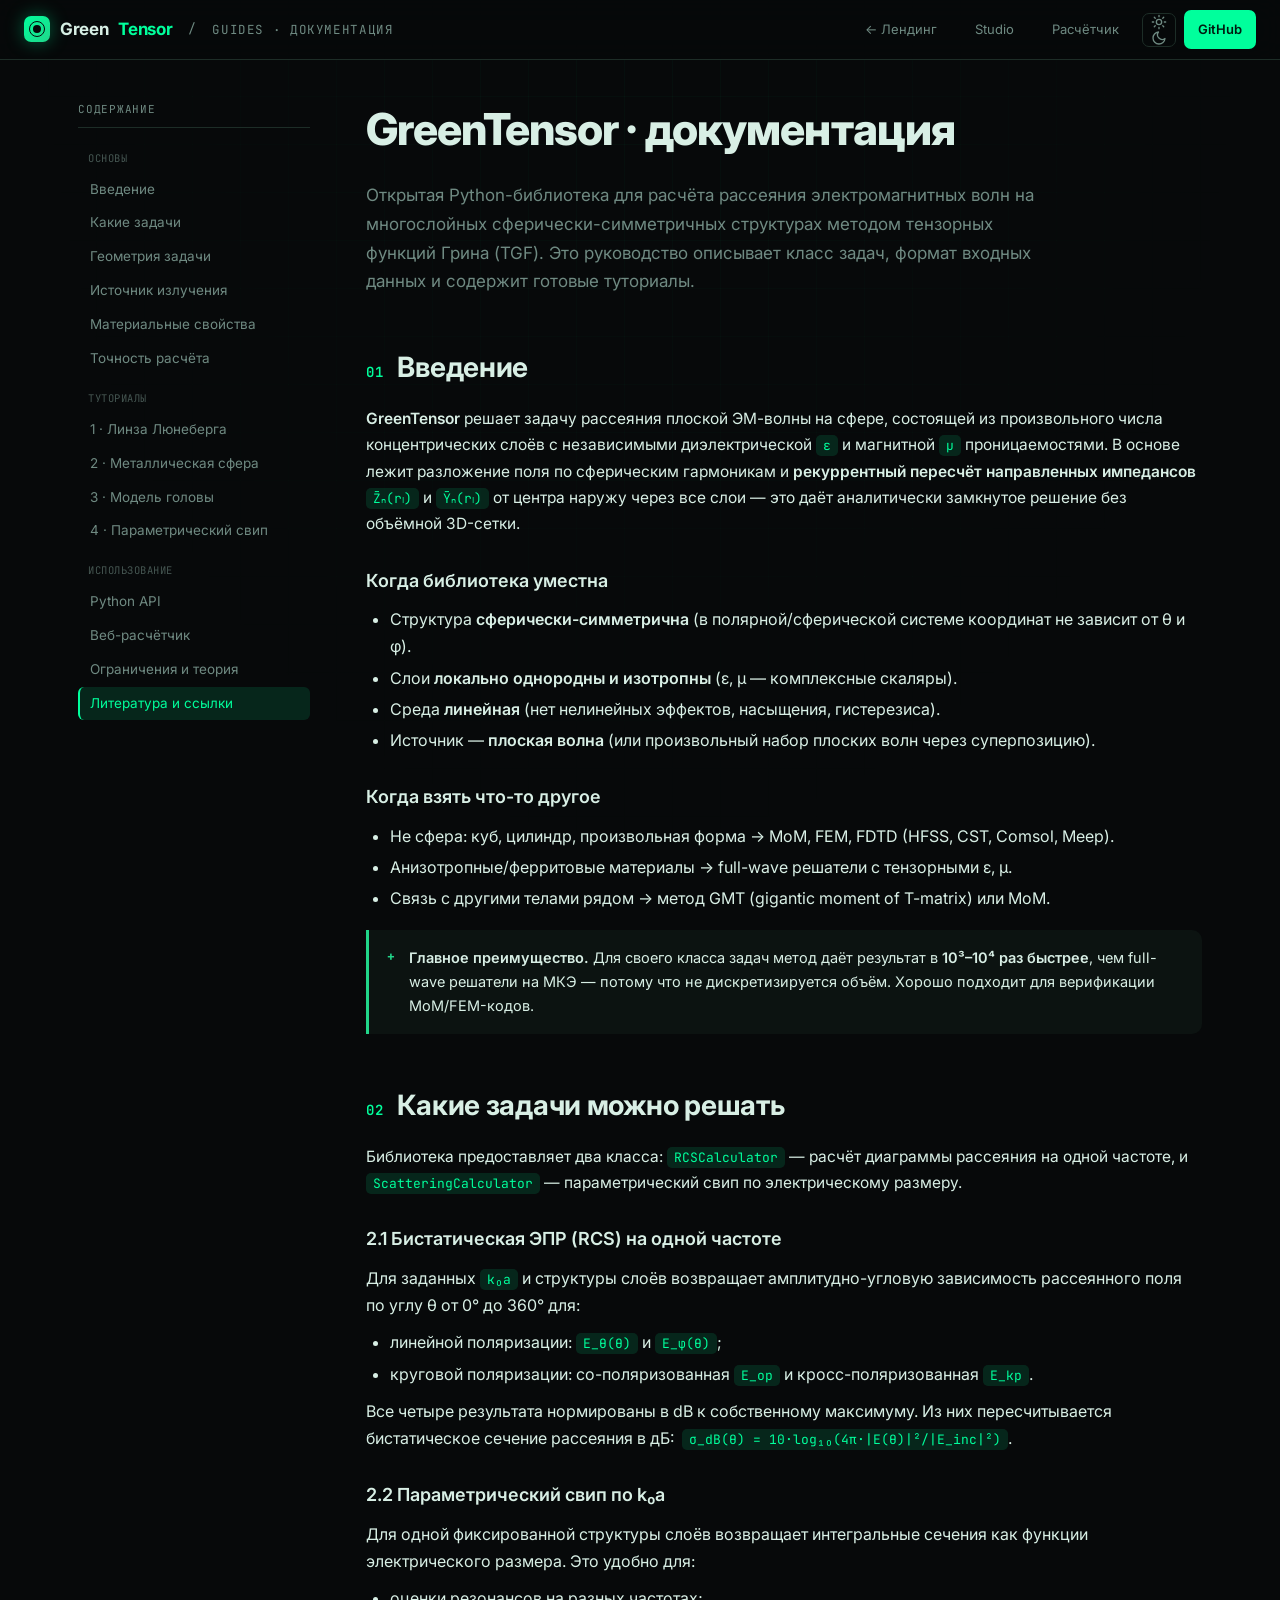
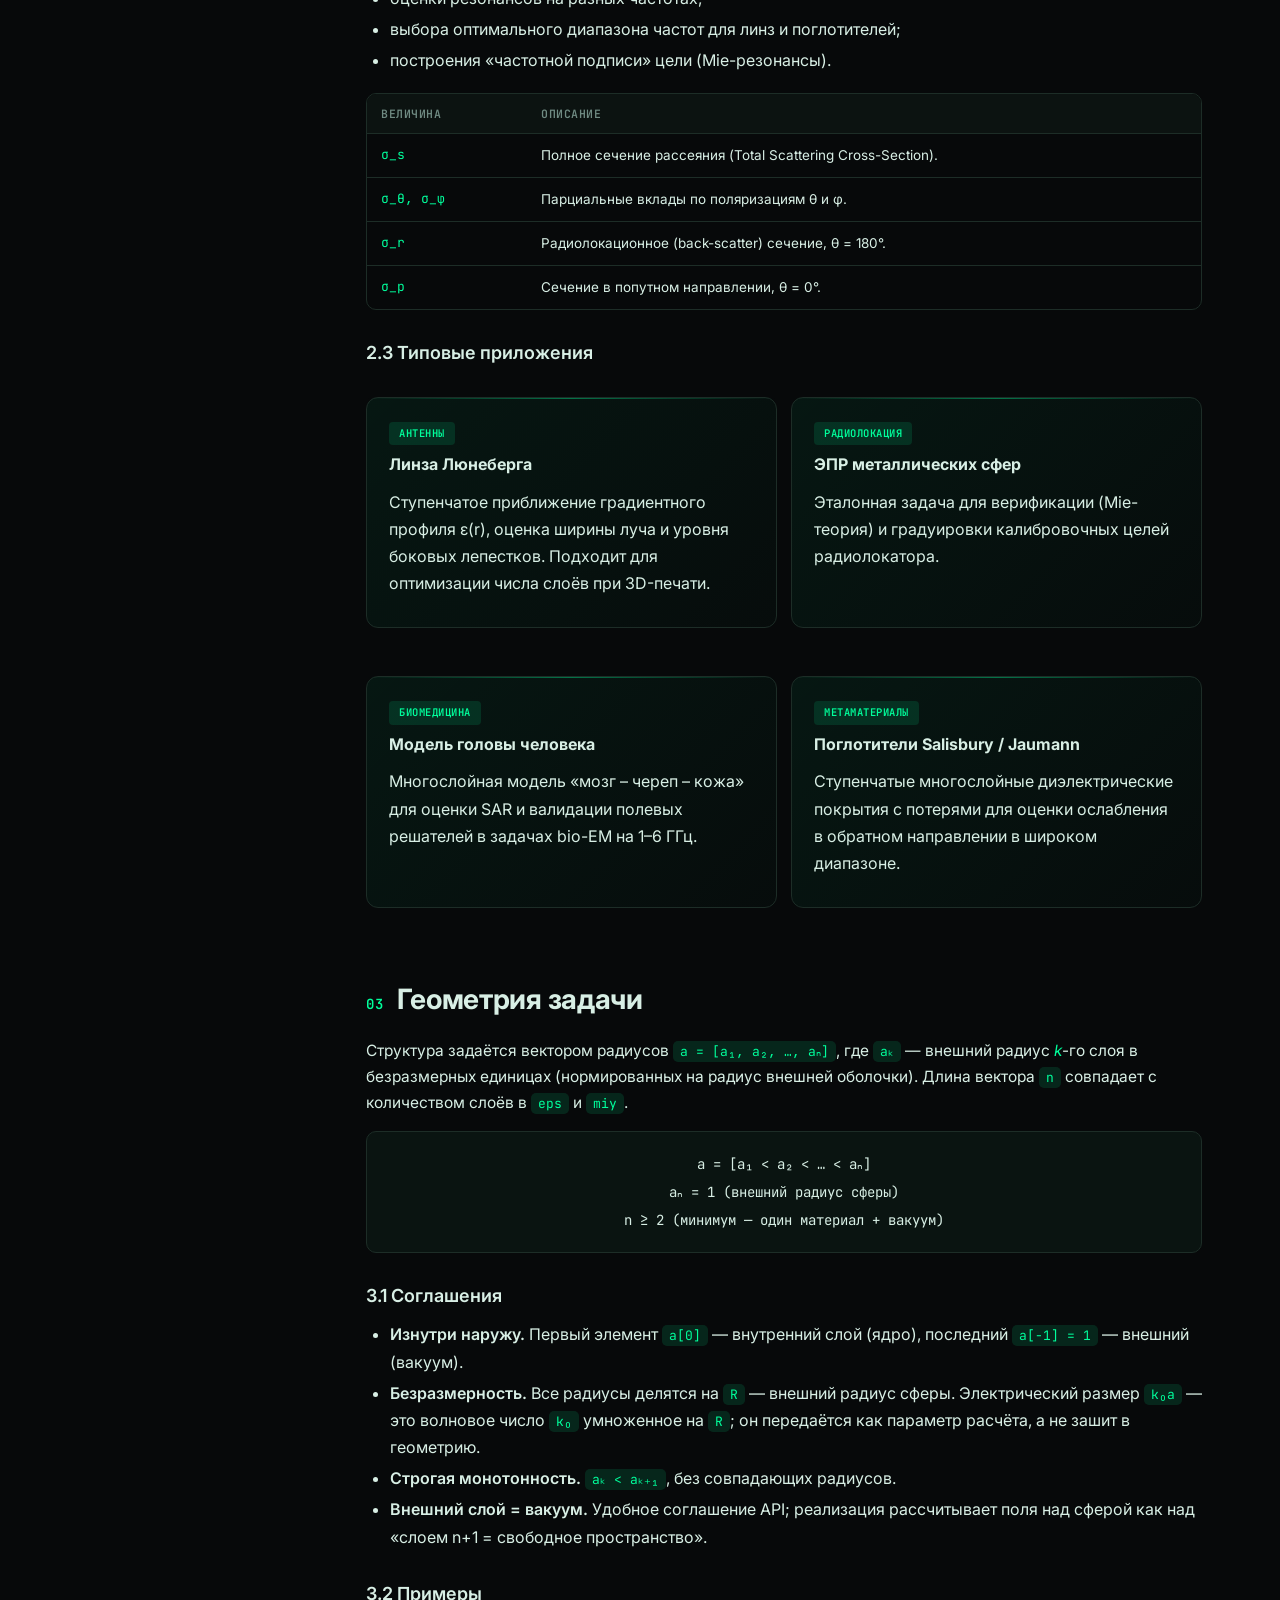
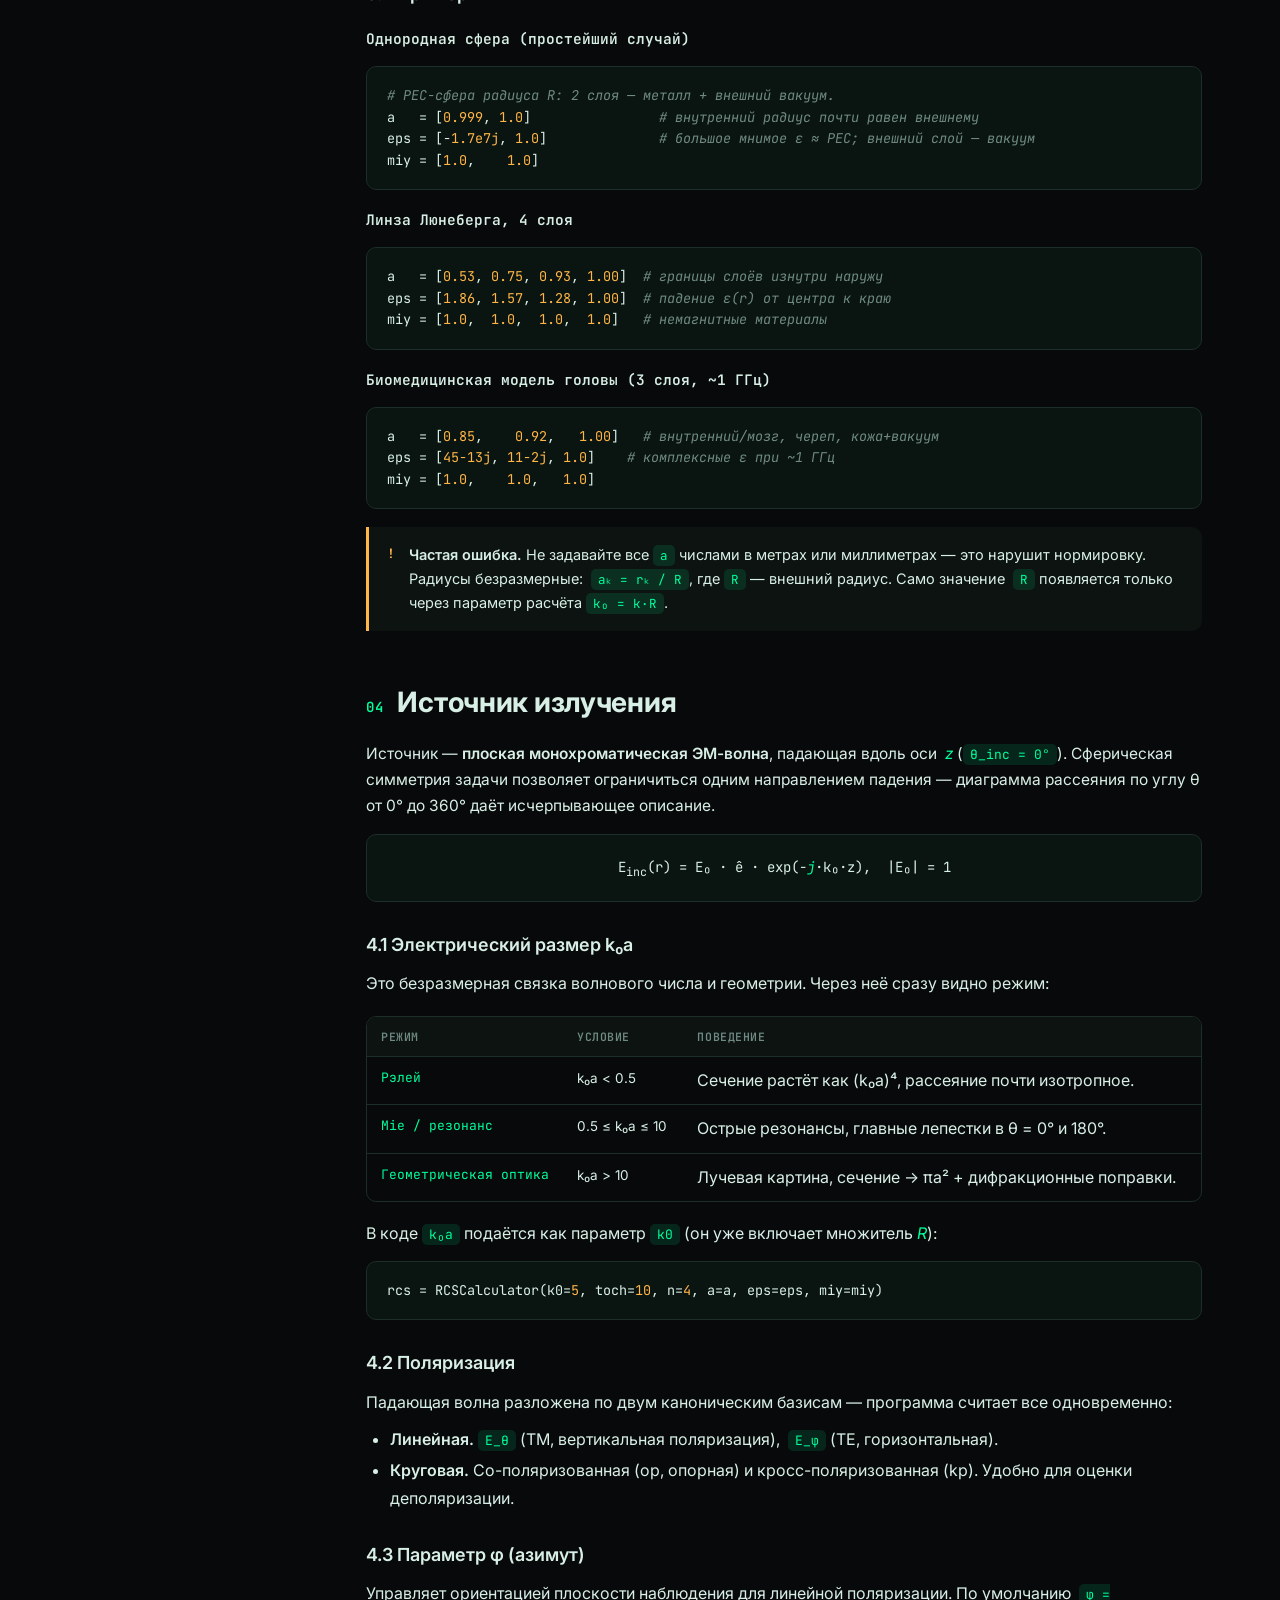
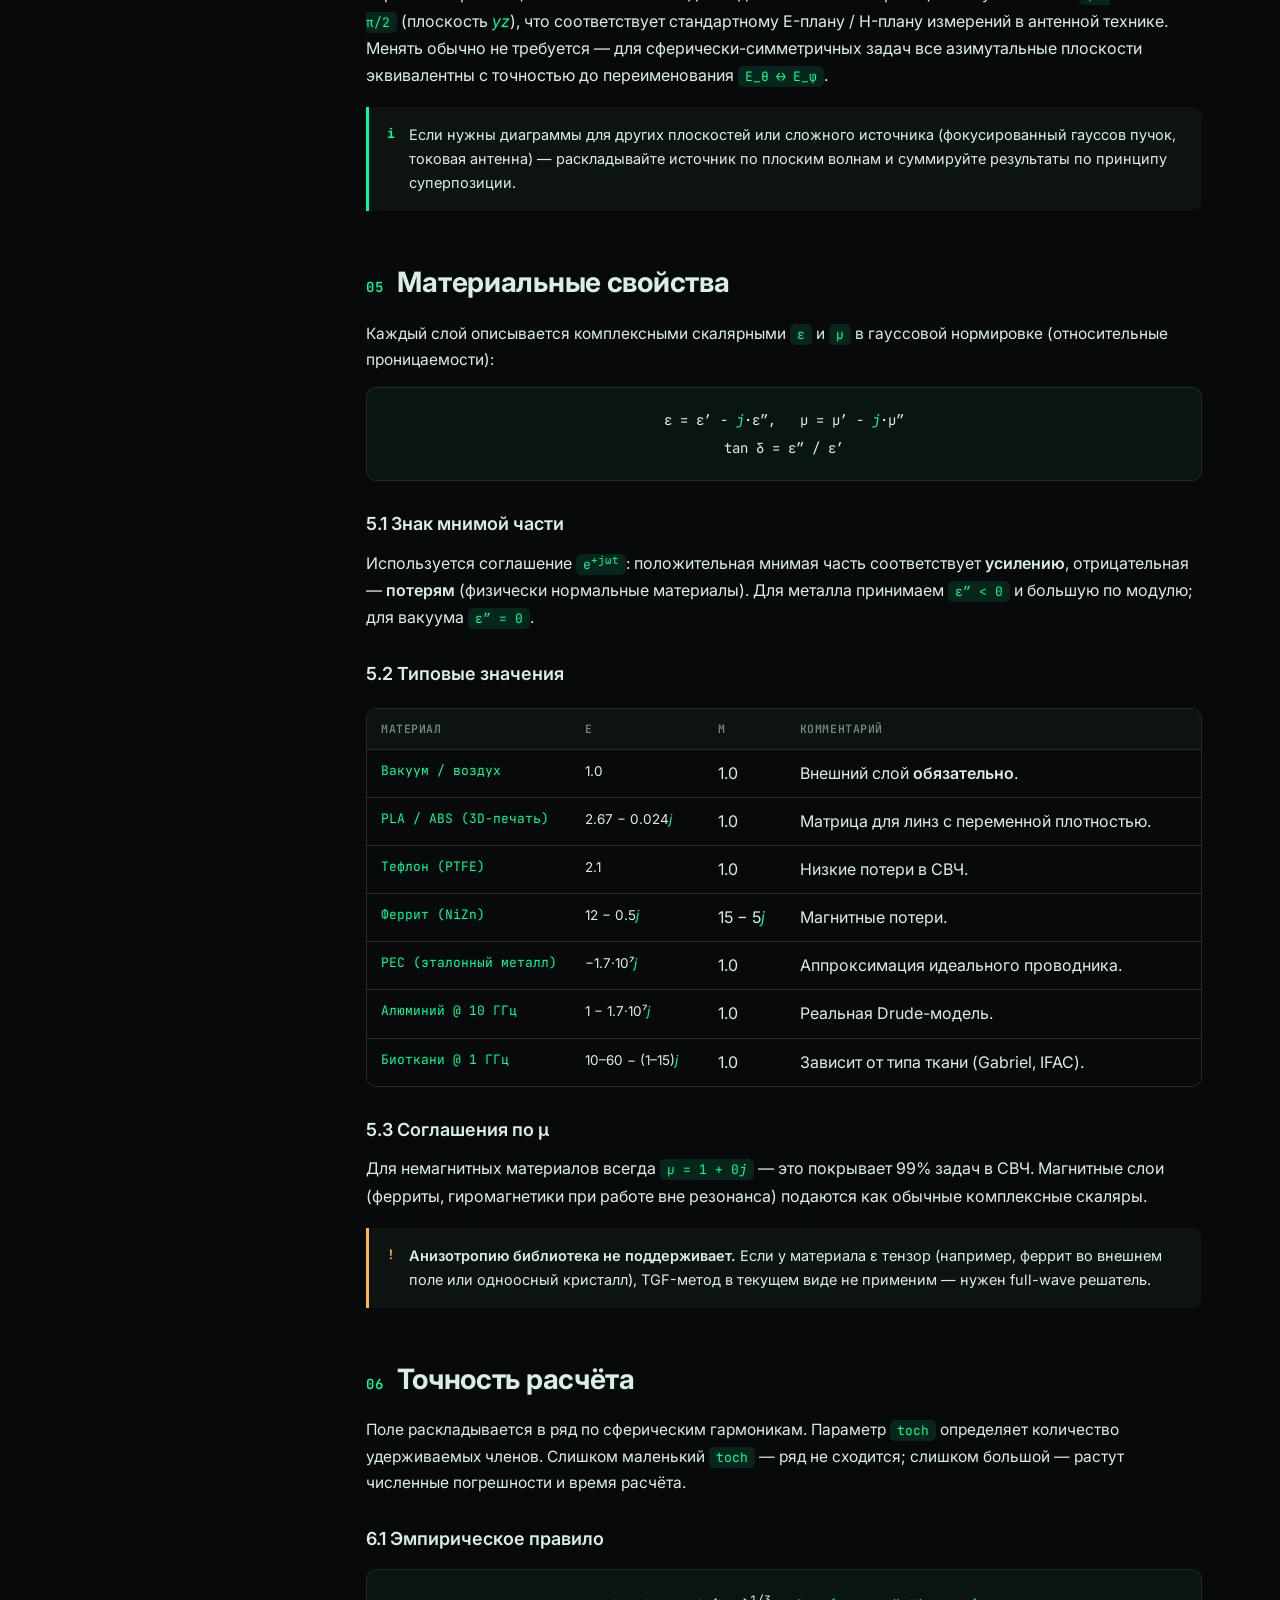
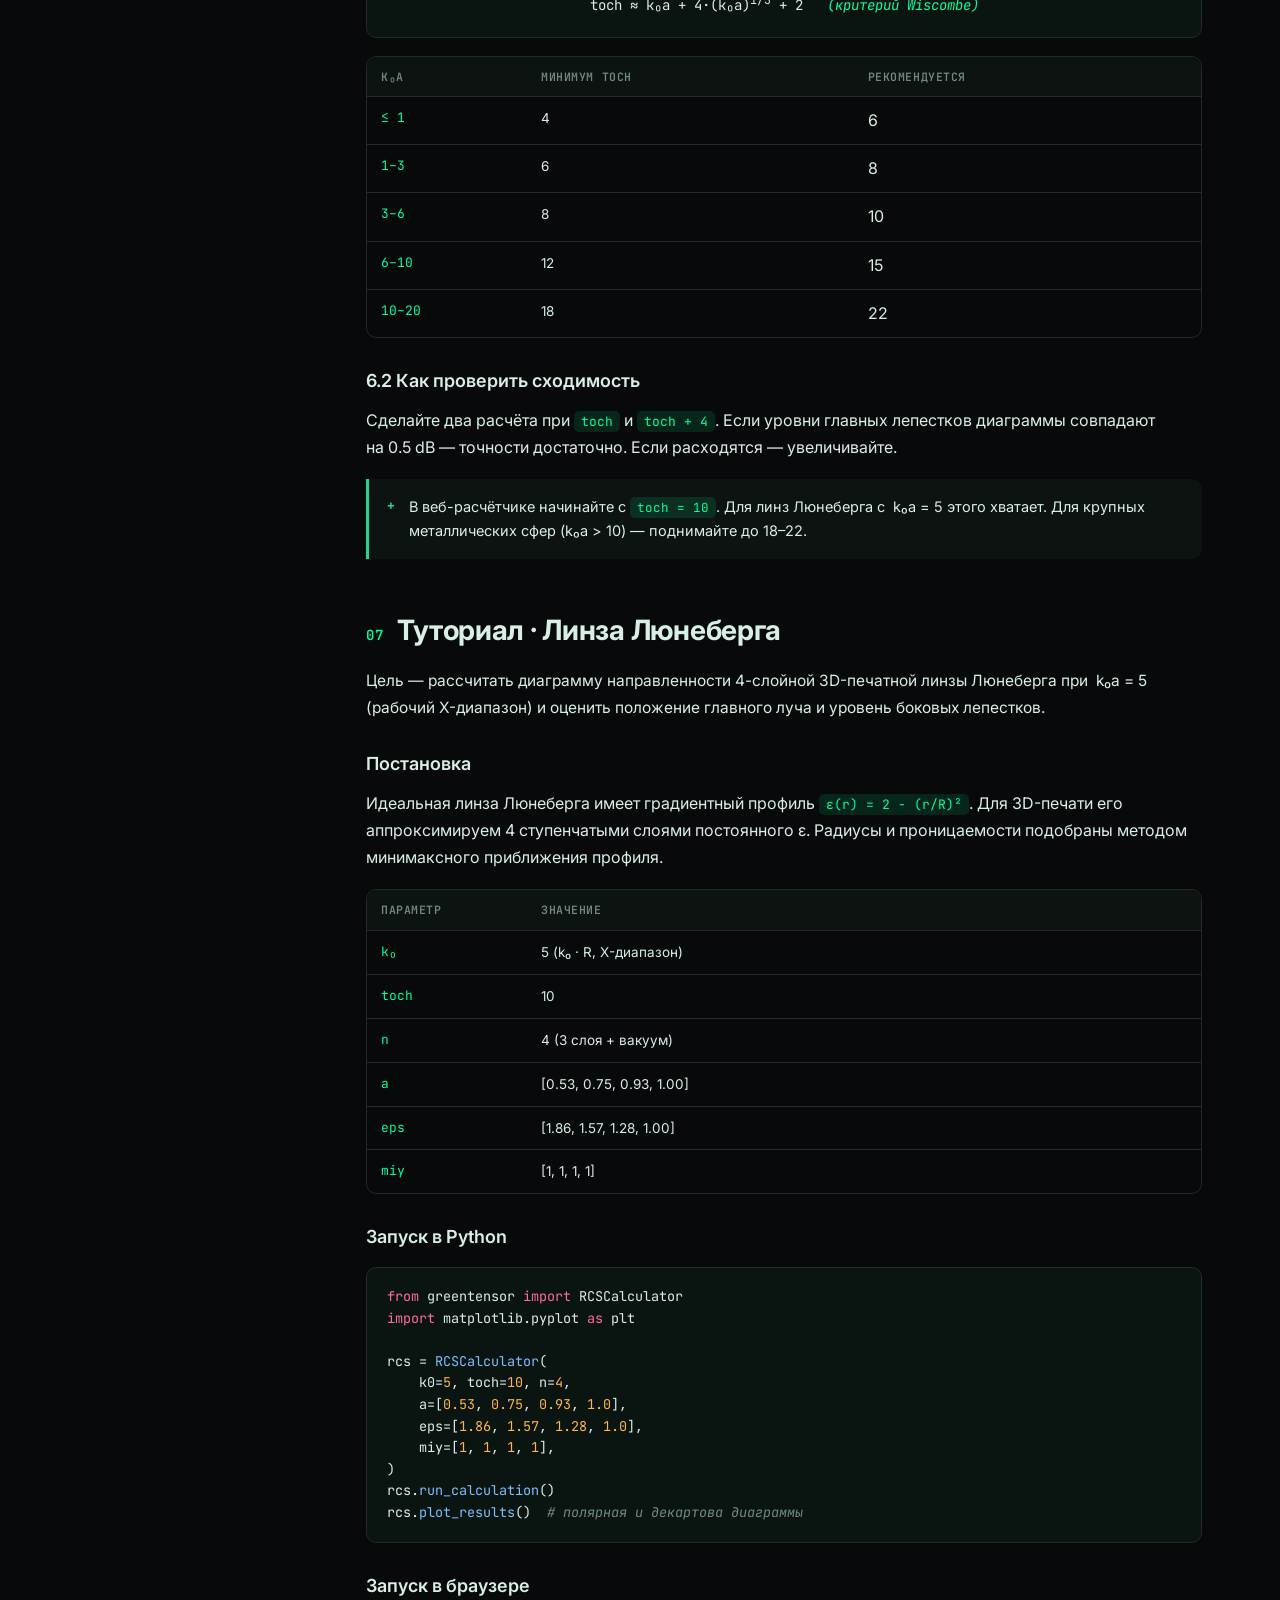
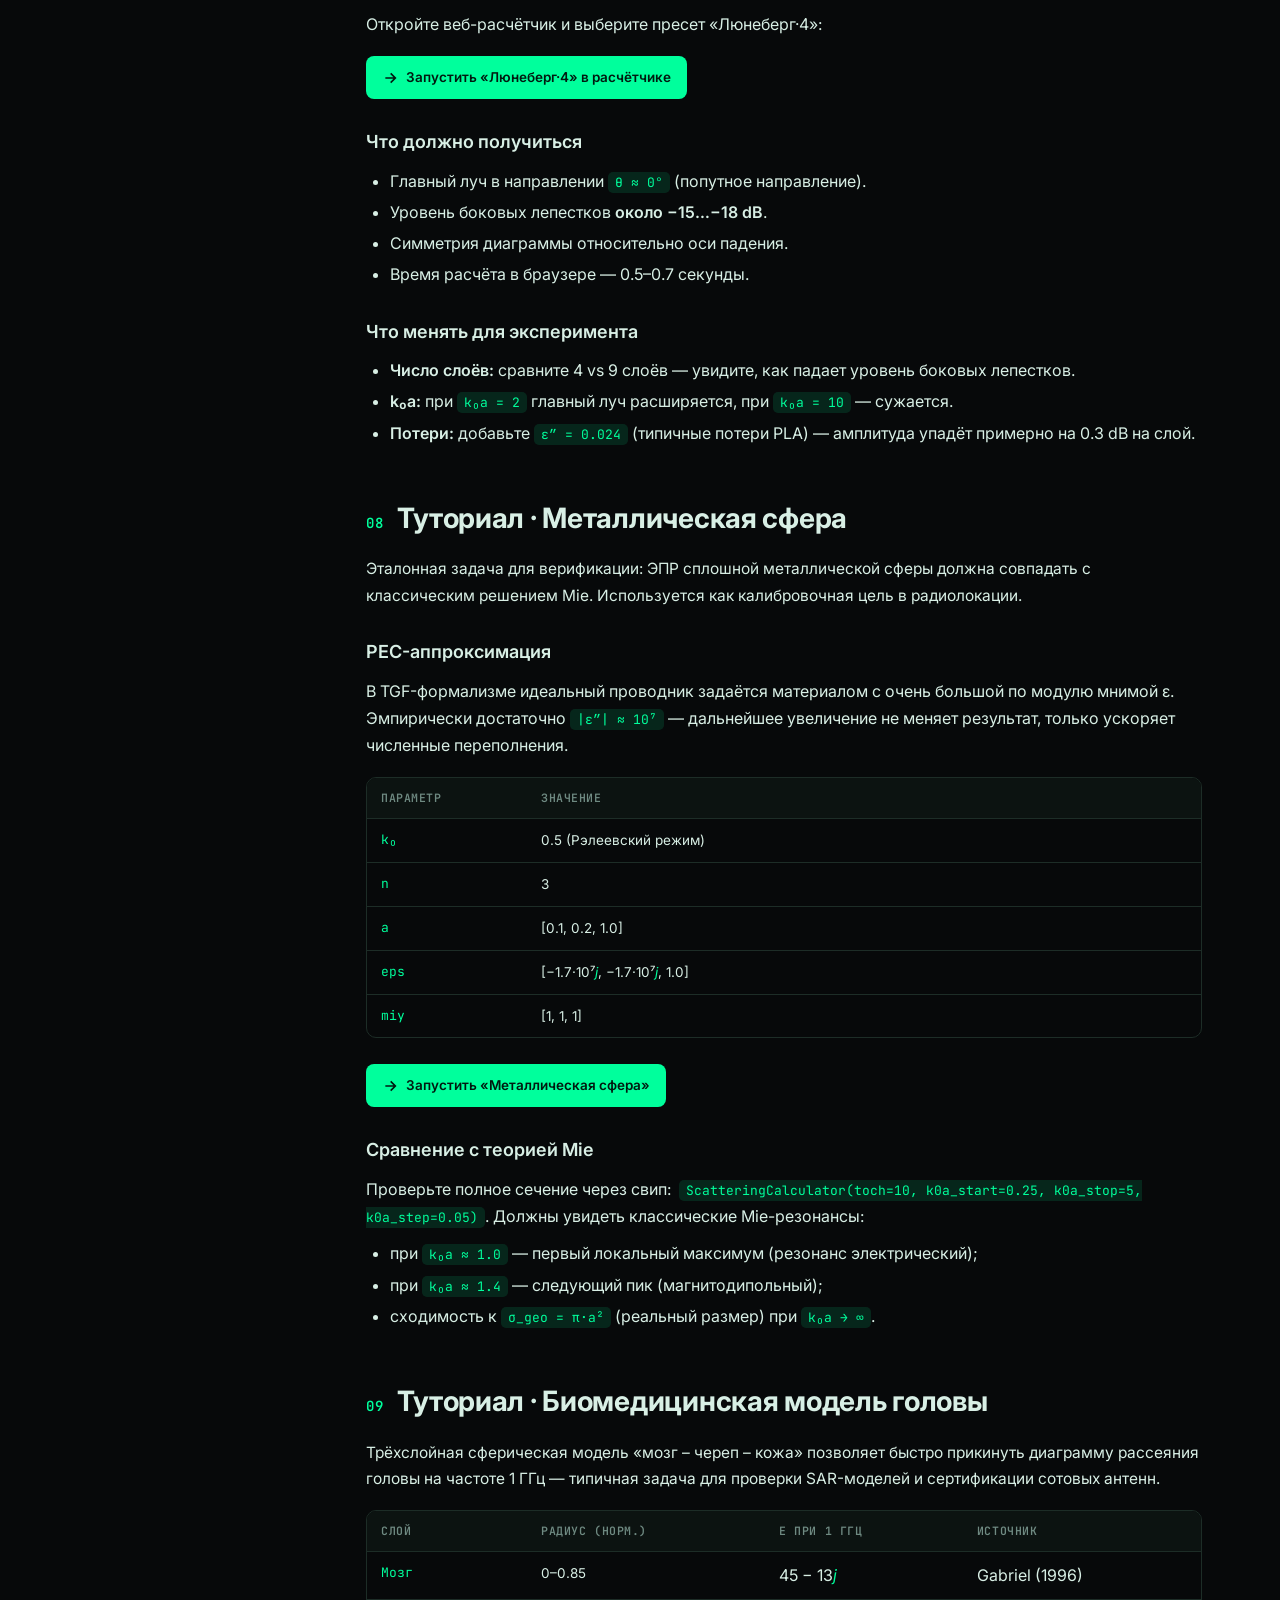
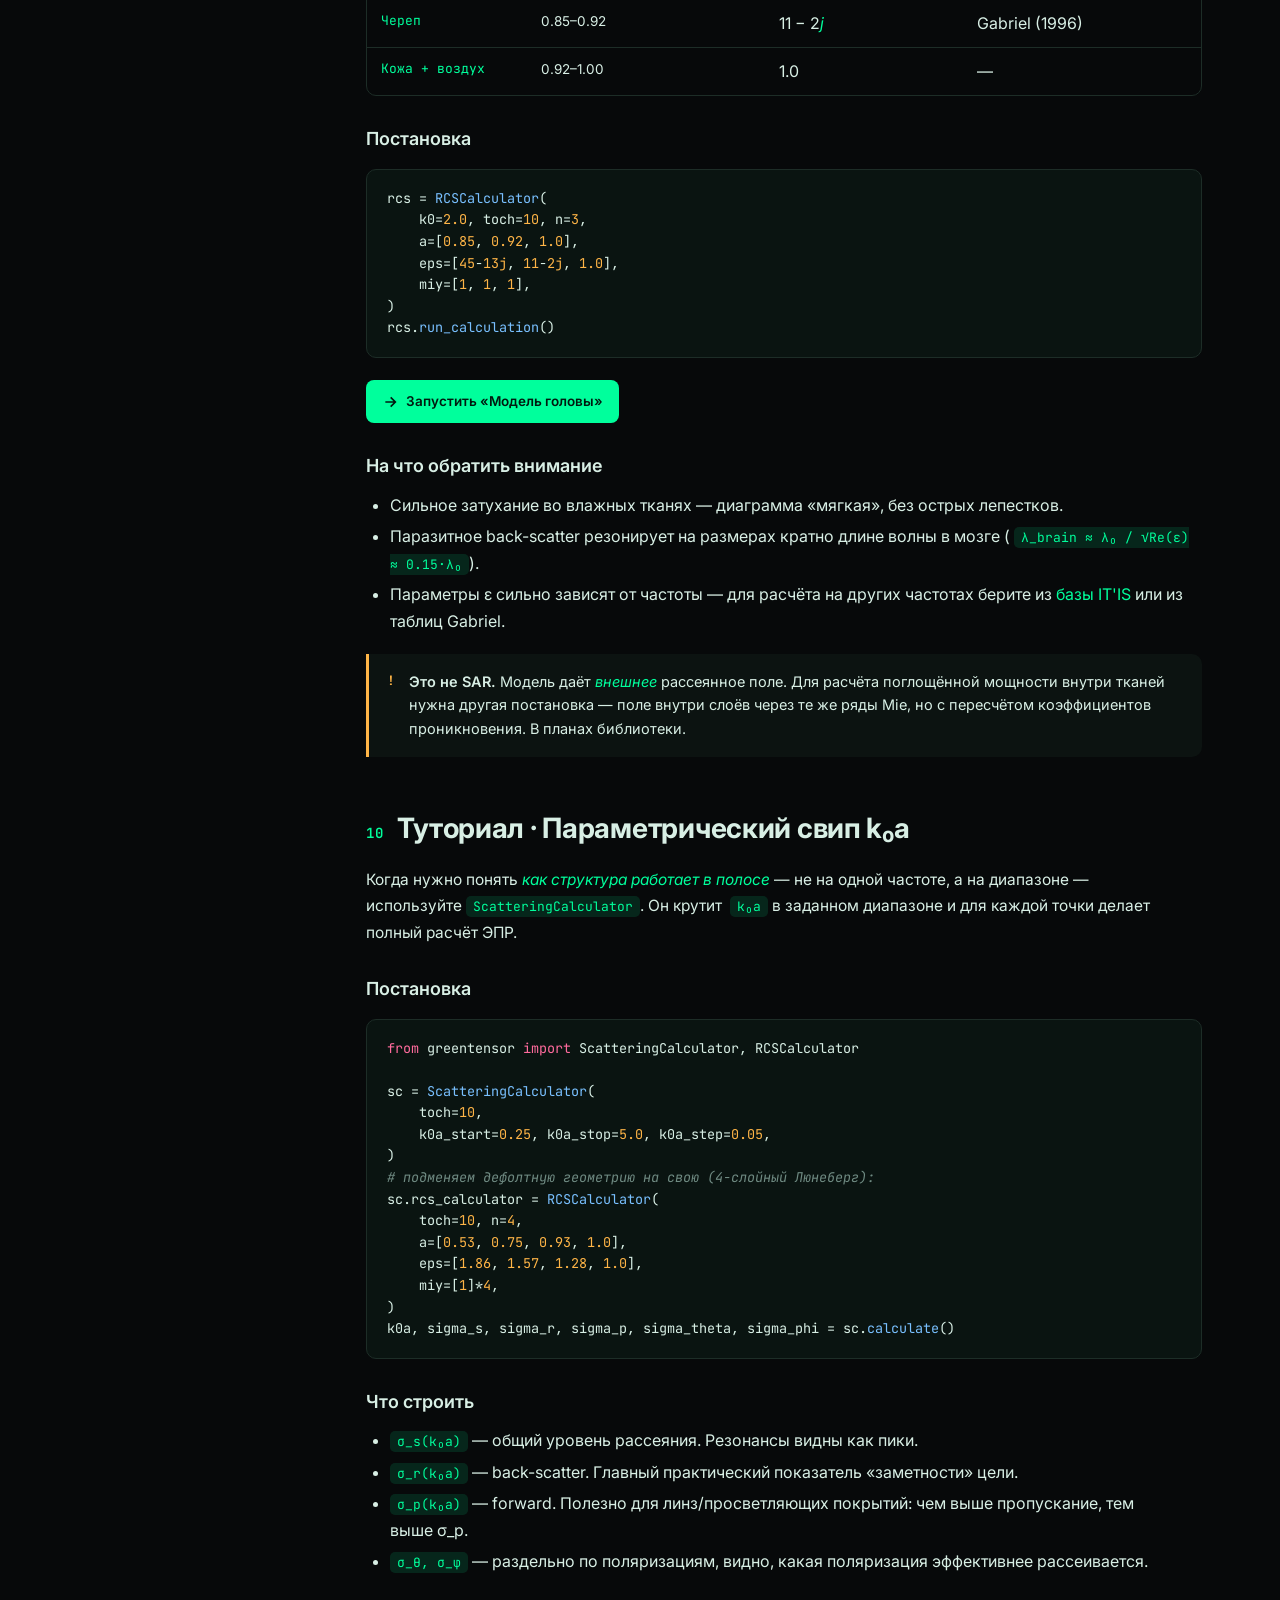
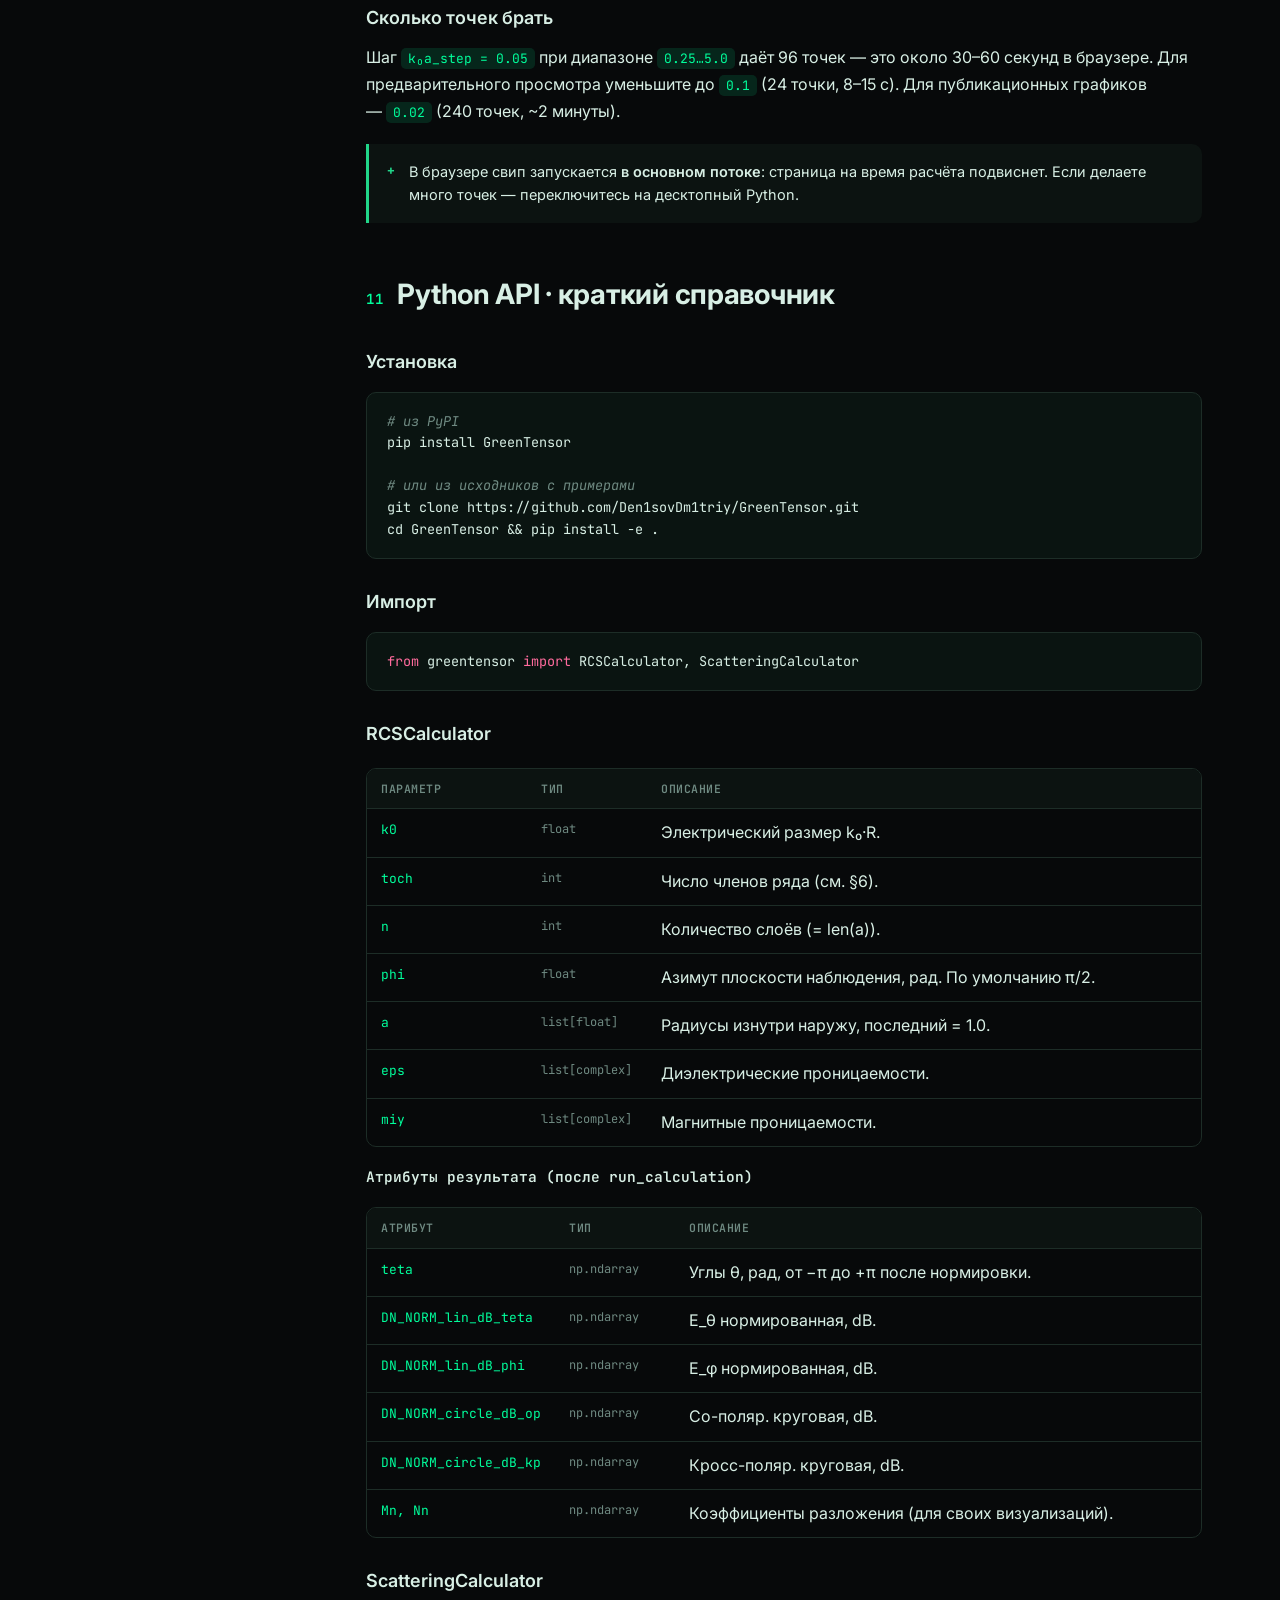
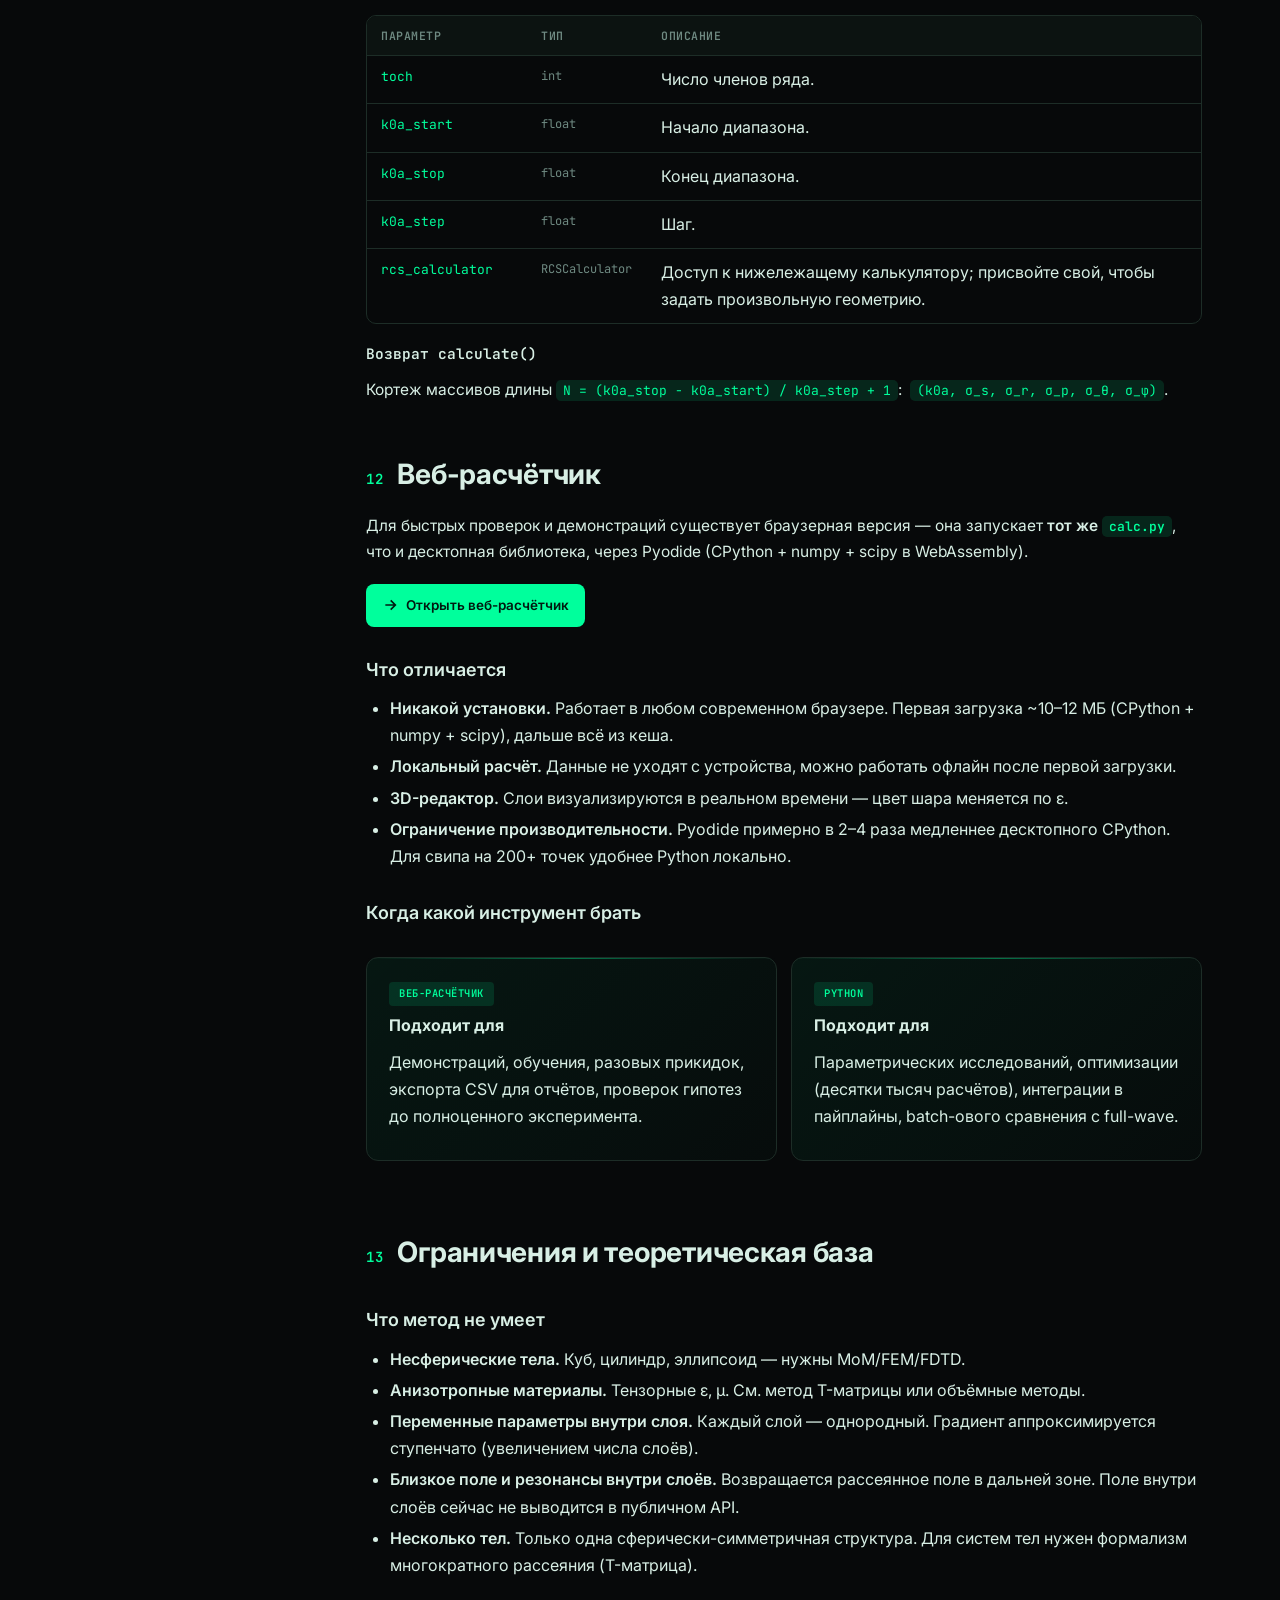
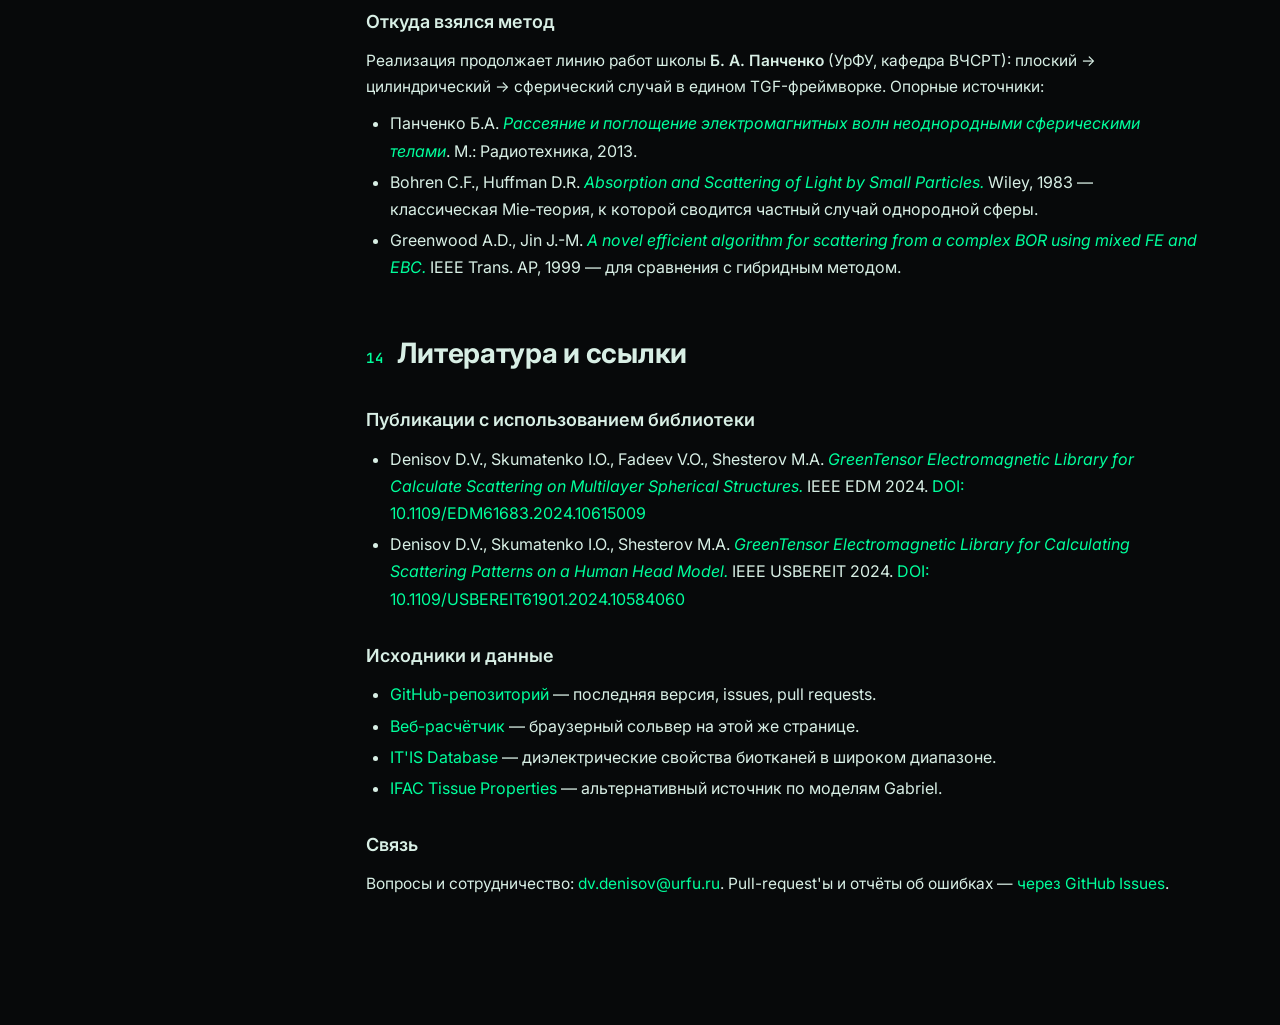
<file: landing/guides.html>
<!DOCTYPE html>
<html lang="ru" data-theme="dark">
<head>
<meta charset="UTF-8">
<script>(function(){try{var t=localStorage.getItem('gt-theme');document.documentElement.setAttribute('data-theme',(t==='dark'||t==='light')?t:'dark');}catch(e){}})();</script>
<meta name="viewport" content="width=device-width, initial-scale=1.0">
<title>GreenTensor Guides — постановка задач и туториалы</title>
<meta name="description" content="Документация GreenTensor: какие задачи решает библиотека, как задавать геометрию многослойной сферы и источник излучения, готовые туториалы по линзе Люнеберга, металлической сфере и биомедицинской модели.">
<meta name="theme-color" content="#f4f7f6">

<link rel="icon" type="image/svg+xml" href="favicon.svg">
<link rel="icon" type="image/png" sizes="32x32" href="favicon-32x32.png">
<link rel="icon" type="image/x-icon" href="favicon.ico">
<link rel="apple-touch-icon" sizes="180x180" href="apple-touch-icon.png">
<link rel="manifest" href="site.webmanifest">

<link rel="preconnect" href="https://fonts.googleapis.com">
<link rel="preconnect" href="https://fonts.gstatic.com" crossorigin>
<link href="https://fonts.googleapis.com/css2?family=Inter:wght@300;400;500;600;700;800&family=JetBrains+Mono:wght@400;500;600&display=swap" rel="stylesheet">

<style>
:root{
  --bg: #07090a;
  --bg-2: #0c1311;
  --surface: #0f1815;
  --surface-2: #15211c;
  --border: #1d2d27;
  --text: #d8efe5;
  --muted: #6f8a82;
  --accent: #00ff9c;
  --accent-2: #21d68a;
  --accent-dim: rgba(0, 255, 156, 0.12);
  --accent-glow: rgba(0, 255, 156, 0.35);
  --warn: #ffb547;
  --danger: #ff6b6b;
  --code-bg: #0a1411;
  --max-w: 1180px;
  /* themeable tokens (overridden in light theme) */
  --on-accent: #001a10;
  --bar-bg: rgba(7,9,10,0.85);
  --grid-line: rgba(0,255,156,0.03);
  color-scheme: dark;
}

/* =========================================================
   LIGHT THEME
   ========================================================= */
html[data-theme="light"]{
  --bg: #f4f7f6;
  --bg-2: #eef3f1;
  --surface: #ffffff;
  --surface-2: #e9efed;
  --border: #d9e2de;
  --text: #0e1f18;
  --muted: #586b63;
  --accent: #047857;
  --accent-2: #059669;
  --accent-dim: rgba(4,120,87,0.10);
  --accent-glow: rgba(4,120,87,0.22);
  --warn: #b7791f;
  --danger: #d64545;
  --code-bg: #f6f8f7;
  --on-accent: #ffffff;
  --bar-bg: rgba(255,255,255,0.85);
  --grid-line: rgba(4,120,87,0.05);
  color-scheme: light;
}
/* light-mode code syntax */
html[data-theme="light"] pre .kw{color:#a626a4}
html[data-theme="light"] pre .fn{color:#4078f2}

*{box-sizing:border-box;margin:0;padding:0}
html{scroll-behavior:smooth}
body{
  font-family:'Inter',-apple-system,BlinkMacSystemFont,sans-serif;
  background:var(--bg);color:var(--text);
  line-height:1.7;-webkit-font-smoothing:antialiased;
}
body::before{
  content:'';position:fixed;inset:0;
  background-image:
    linear-gradient(var(--grid-line) 1px, transparent 1px),
    linear-gradient(90deg, var(--grid-line) 1px, transparent 1px);
  background-size:48px 48px;
  mask-image:radial-gradient(ellipse at top, black 0%, transparent 70%);
  pointer-events:none;z-index:0;
}

/* ===== Top bar ===== */
.app-bar{
  position:sticky;top:0;left:0;right:0;z-index:50;
  height:60px;
  display:flex;align-items:center;
  padding:0 24px;gap:16px;
  background:var(--bar-bg);
  backdrop-filter:blur(14px);
  border-bottom:1px solid var(--border);
}
.app-bar a.brand{
  display:flex;align-items:center;gap:10px;
  text-decoration:none;color:var(--text);
  font-weight:700;font-size:17px;letter-spacing:-0.02em;
}
.brand-mark{
  width:26px;height:26px;border-radius:7px;
  background:linear-gradient(135deg,var(--accent),var(--accent-2));
  position:relative;box-shadow:0 0 18px var(--accent-glow);
}
.brand-mark::after{content:'';position:absolute;inset:5px;border:1.5px solid var(--bg);border-radius:50%}
.brand-mark::before{content:'';position:absolute;inset:9px;background:var(--bg);border-radius:50%}
.brand span{color:var(--accent)}
.app-bar .sep{color:var(--muted);font-family:'JetBrains Mono',monospace;font-size:13px}
.app-bar .crumb{
  font-family:'JetBrains Mono',monospace;font-size:12.5px;color:var(--muted);
  text-transform:uppercase;letter-spacing:0.05em;
}
.app-bar .right{margin-left:auto;display:flex;gap:8px;align-items:center;flex-wrap:nowrap}
.app-bar .btn-link{
  padding:8px 14px;border-radius:7px;
  font-size:13px;color:var(--muted);text-decoration:none;
  border:1px solid transparent;transition:all .2s ease;white-space:nowrap;
}
.app-bar .btn-link:hover{color:var(--text);border-color:var(--border);background:var(--bg-2)}
.app-bar .btn-cta{
  padding:8px 14px;border-radius:7px;
  background:var(--accent);color:var(--on-accent);
  font-weight:600;font-size:13px;text-decoration:none;
  transition:all .2s ease;white-space:nowrap;
}
.app-bar .btn-cta:hover{background:var(--accent-2);box-shadow:0 4px 14px var(--accent-glow)}
.app-bar .theme-toggle{
  width:34px;height:34px;flex-shrink:0;
  display:inline-grid;place-items:center;padding:0;
  background:transparent;border:1px solid var(--border);border-radius:7px;
  color:var(--muted);cursor:pointer;
  transition:border-color .2s ease, color .2s ease, background .2s ease;
}
.app-bar .theme-toggle:hover{border-color:var(--accent);color:var(--accent);background:var(--accent-dim)}
.app-bar .theme-toggle svg{width:16px;height:16px;display:block}
.theme-toggle .icon-moon{display:none}
html[data-theme="light"] .theme-toggle .icon-sun{display:none}
html[data-theme="light"] .theme-toggle .icon-moon{display:block}

/* Mobile burger */
.menu-burger{
  display:none;width:40px;height:40px;
  background:transparent;border:1px solid var(--border);border-radius:8px;
  cursor:pointer;align-items:center;justify-content:center;
  margin-left:auto;
}
.menu-burger span,.menu-burger span::before,.menu-burger span::after{
  display:block;width:18px;height:2px;background:var(--text);
  position:relative;transition:transform .2s ease;
}
.menu-burger span::before,.menu-burger span::after{content:'';position:absolute;left:0}
.menu-burger span::before{top:-6px}
.menu-burger span::after{top:6px}

/* ===== Layout ===== */
.docs{
  max-width:var(--max-w);
  margin:0 auto;
  padding:32px 28px 80px;
  position:relative;z-index:1;
  display:grid;
  grid-template-columns:240px 1fr;
  gap:48px;
  align-items:start;
}

/* ===== Sidebar TOC ===== */
.toc{
  position:sticky;top:80px;
  max-height:calc(100vh - 100px);
  overflow-y:auto;
  padding-right:8px;
}
.toc-title{
  font-family:'JetBrains Mono',monospace;font-size:11px;
  color:var(--muted);text-transform:uppercase;letter-spacing:0.07em;
  padding:8px 0;border-bottom:1px solid var(--border);
  margin-bottom:8px;
}
.toc nav{display:flex;flex-direction:column;gap:1px}
.toc nav a{
  padding:7px 10px;
  font-size:13.5px;color:var(--muted);text-decoration:none;
  border-radius:6px;border-left:2px solid transparent;
  transition:all .15s ease;line-height:1.4;
}
.toc nav a:hover{background:var(--bg-2);color:var(--text)}
.toc nav a.active{
  color:var(--accent);background:var(--accent-dim);
  border-left-color:var(--accent);
}
.toc nav .toc-section{
  font-family:'JetBrains Mono',monospace;font-size:10.5px;
  color:var(--muted);opacity:0.6;
  padding:14px 10px 4px;text-transform:uppercase;letter-spacing:0.05em;
}

/* ===== Main content ===== */
.content{min-width:0}
.content > h1{
  font-size:clamp(32px, 4vw, 44px);
  font-weight:800;letter-spacing:-0.02em;
  margin-bottom:14px;
}
.content > h1 + p.lead{
  font-size:17px;color:var(--muted);line-height:1.7;
  margin-bottom:32px;max-width:680px;
}
.content section{
  margin:48px 0;
  scroll-margin-top:80px;
}
.content section > h2{
  font-size:28px;font-weight:700;letter-spacing:-0.01em;
  margin-bottom:14px;
  display:flex;align-items:baseline;gap:14px;
}
.content section > h2::before{
  content:counter(section, decimal-leading-zero);
  font-family:'JetBrains Mono',monospace;
  font-size:14px;font-weight:600;
  color:var(--accent);
  letter-spacing:0.05em;
}
.content{counter-reset:section}
.content section{counter-increment:section}
.content section > h3{
  font-size:18px;font-weight:600;
  margin:28px 0 10px;color:var(--text);
}
.content section > h4{
  font-size:14.5px;font-weight:600;
  margin:18px 0 6px;color:var(--text);
  font-family:'JetBrains Mono',monospace;
}
.content p{margin:10px 0;color:var(--text)}
.content section > p:first-of-type{font-size:15.5px}
.content em{color:var(--accent);font-style:italic}
.content strong{color:var(--text);font-weight:600}
.content a{color:var(--accent);text-decoration:none}
.content a:hover{text-decoration:underline}
.content ul,.content ol{margin:10px 0 10px 24px;color:var(--text)}
.content li{margin:4px 0}

code{
  font-family:'JetBrains Mono',monospace;font-size:13px;
  color:var(--accent);
  background:var(--accent-dim);
  padding:2px 7px;border-radius:5px;
}
pre{
  font-family:'JetBrains Mono',monospace;font-size:13.5px;
  background:var(--code-bg);
  border:1px solid var(--border);
  border-radius:10px;
  padding:18px 20px;
  margin:14px 0;
  overflow-x:auto;
  line-height:1.6;
  position:relative;
}
pre code{
  color:var(--text);background:transparent;
  padding:0;border-radius:0;font-size:13.5px;
}
pre .comment{color:var(--muted);font-style:italic}
pre .kw{color:#ff6b9d}
pre .str{color:var(--accent)}
pre .num{color:var(--warn)}
pre .fn{color:#79c0ff}

/* Callout box */
.note{
  display:flex;gap:14px;
  padding:16px 18px;
  background:var(--bg-2);
  border-left:3px solid var(--accent);
  border-radius:0 10px 10px 0;
  margin:18px 0;
}
.note.warn{border-left-color:var(--warn)}
.note.tip{border-left-color:var(--accent-2)}
.note .icon{
  font-family:'JetBrains Mono',monospace;font-size:13px;
  color:var(--accent);font-weight:700;
  flex-shrink:0;
}
.note.warn .icon{color:var(--warn)}
.note.tip .icon{color:var(--accent-2)}
.note .body{color:var(--text);font-size:14.5px;line-height:1.65}
.note .body code{font-size:12.5px}

/* Definition table */
.params{
  margin:18px 0;
  border:1px solid var(--border);
  border-radius:10px;
  overflow:hidden;
}
.params table{width:100%;border-collapse:collapse}
.params th,.params td{
  padding:10px 14px;
  text-align:left;
  border-bottom:1px solid var(--border);
  vertical-align:top;
}
.params th{
  background:var(--bg-2);
  color:var(--muted);
  font-size:11.5px;font-weight:600;
  text-transform:uppercase;letter-spacing:0.05em;
  font-family:'JetBrains Mono',monospace;
}
.params tr:last-child td{border-bottom:0}
.params td:first-child{
  font-family:'JetBrains Mono',monospace;
  color:var(--accent);font-size:13px;
  width:160px;
  white-space:nowrap;
}
.params td:nth-child(2){
  font-size:13.5px;
  color:var(--text);
}
.params td.typ{
  font-family:'JetBrains Mono',monospace;
  color:var(--muted);font-size:12px;
  width:120px;
}

/* Formula box */
.formula{
  background:var(--code-bg);
  border:1px solid var(--border);
  border-radius:10px;
  padding:18px 22px;
  margin:14px 0;
  font-family:'JetBrains Mono',monospace;font-size:14px;
  color:var(--text);
  text-align:center;
  line-height:2;
}

/* Tutorial card */
.tutorial-card{
  margin:14px 0 20px;
  padding:20px 22px;
  background:linear-gradient(135deg, rgba(0,255,156,0.06), rgba(33,214,138,0.02));
  border:1px solid var(--border);
  border-radius:12px;
  position:relative;
}
.tutorial-card::before{
  content:'';position:absolute;top:0;left:0;right:0;height:1px;
  background:linear-gradient(90deg,transparent,var(--accent),transparent);
  opacity:0.4;
}
.tutorial-card .tag{
  display:inline-block;
  padding:3px 10px;
  font-family:'JetBrains Mono',monospace;font-size:10.5px;
  background:var(--accent-dim);color:var(--accent);
  border-radius:4px;letter-spacing:0.05em;text-transform:uppercase;font-weight:600;
  margin-bottom:6px;
}

/* Run-in-solver button */
.run-in-solver{
  display:inline-flex;align-items:center;gap:8px;
  padding:10px 16px;border-radius:8px;
  background:var(--accent);color:var(--on-accent) !important;
  font-weight:600;font-size:13.5px;text-decoration:none !important;
  margin-top:8px;
  transition:all .2s ease;
}
.run-in-solver:hover{background:var(--accent-2);transform:translateY(-1px);box-shadow:0 6px 20px var(--accent-glow)}

/* Two-column compact info */
.cols-2{display:grid;grid-template-columns:1fr 1fr;gap:14px;margin:14px 0}

/* Anchor link */
.content h2 a.anchor,
.content h3 a.anchor{
  opacity:0;color:var(--accent);
  text-decoration:none;font-size:0.85em;
  margin-left:8px;transition:opacity .15s;
}
.content h2:hover a.anchor,.content h3:hover a.anchor{opacity:1}

/* Mobile */
@media (max-width: 900px){
  .docs{grid-template-columns:1fr;gap:24px;padding:20px 16px 60px}
  .toc{
    position:static;max-height:none;overflow:visible;
    background:var(--bg-2);
    border:1px solid var(--border);border-radius:10px;
    padding:14px;
  }
  .toc.collapsed nav{display:none}
  .toc-title{
    cursor:pointer;display:flex;justify-content:space-between;align-items:center;
    padding:0;margin:0;border:0;
  }
  .toc-title::after{content:'▾';color:var(--accent)}
  .toc.collapsed .toc-title::after{content:'▸'}
  .content > h1{font-size:28px}
  .content section > h2{font-size:22px}
  .params td:first-child{width:auto;white-space:normal}
  .cols-2{grid-template-columns:1fr}
  pre{font-size:12px;padding:14px 16px}
  .app-bar{padding:0 14px;gap:8px}
  .app-bar .crumb,.app-bar .sep{display:none}
  .app-bar .btn-link,.app-bar .btn-cta{padding:6px 11px;font-size:12px}
  .app-bar a.brand{font-size:15px}
}

/* ===== Phones (≤560px) ===== */
@media (max-width: 560px){
  .docs{padding:18px 13px 50px;gap:18px}
  .app-bar{padding:0 12px;gap:6px}
  .app-bar a.brand{font-size:14px}
  .app-bar .right{gap:6px}
  .app-bar .btn-link,.app-bar .btn-cta{padding:6px 9px;font-size:11.5px}
  /* brand logo already links home → drop the redundant "← Лендинг" button */
  .app-bar .right .btn-link:first-child{display:none}
  .content > h1{font-size:24px}
  .content > h1 + p.lead{font-size:15.5px;margin-bottom:24px}
  .content section{margin:36px 0}
  .content section > h2{font-size:19px;gap:10px}
  .content section > h2::before{font-size:12px}
  .content section > h3{font-size:16px}
  /* allow wide tables / formulas to scroll instead of overflowing the page */
  .params{overflow-x:auto}
  .formula{overflow-x:auto;text-align:left;padding:14px 16px;font-size:13px;line-height:1.8}
  pre{font-size:11.5px;padding:12px 14px}
  .note{padding:13px 14px;gap:10px}
  .tutorial-card{padding:16px 16px}
  .run-in-solver{width:100%;justify-content:center}
}

/* guard against accidental horizontal overflow on small screens */
body{overflow-x:hidden}
img{max-width:100%}
</style>
</head>
<body>

<header class="app-bar">
  <a class="brand" href="index.html">
    <span class="brand-mark"></span>
    Green<span>Tensor</span>
  </a>
  <span class="sep">/</span>
  <span class="crumb">guides · документация</span>
  <div class="right">
    <a class="btn-link" href="index.html">← Лендинг</a>
    <a class="btn-link" href="studio.html">Studio</a>
    <a class="btn-link" href="solver.html">Расчётчик</a>
    <button class="theme-toggle" id="theme-toggle" type="button" aria-label="Переключить тему" title="Светлая / тёмная тема">
      <svg class="icon-sun" viewBox="0 0 24 24" fill="none" stroke="currentColor" stroke-width="2" stroke-linecap="round" stroke-linejoin="round" aria-hidden="true"><circle cx="12" cy="12" r="4"/><path d="M12 2v2M12 20v2M4.93 4.93l1.41 1.41M17.66 17.66l1.41 1.41M2 12h2M20 12h2M6.34 17.66l-1.41 1.41M19.07 4.93l-1.41 1.41"/></svg>
      <svg class="icon-moon" viewBox="0 0 24 24" fill="none" stroke="currentColor" stroke-width="2" stroke-linecap="round" stroke-linejoin="round" aria-hidden="true"><path d="M21 12.79A9 9 0 1 1 11.21 3 7 7 0 0 0 21 12.79z"/></svg>
    </button>
    <a class="btn-cta" href="https://github.com/Den1sovDm1triy/GreenTensor" target="_blank" rel="noopener">GitHub</a>
  </div>
</header>

<main class="docs">

  <!-- ============ TOC ============ -->
  <aside class="toc" id="toc">
    <div class="toc-title">Содержание</div>
    <nav id="toc-nav">
      <span class="toc-section">Основы</span>
      <a href="#intro">Введение</a>
      <a href="#tasks">Какие задачи</a>
      <a href="#geometry">Геометрия задачи</a>
      <a href="#source">Источник излучения</a>
      <a href="#materials">Материальные свойства</a>
      <a href="#accuracy">Точность расчёта</a>

      <span class="toc-section">Туториалы</span>
      <a href="#t-luneburg">1 · Линза Люнеберга</a>
      <a href="#t-metal">2 · Металлическая сфера</a>
      <a href="#t-head">3 · Модель головы</a>
      <a href="#t-sweep">4 · Параметрический свип</a>

      <span class="toc-section">Использование</span>
      <a href="#api">Python API</a>
      <a href="#websolver">Веб-расчётчик</a>
      <a href="#limits">Ограничения и теория</a>
      <a href="#refs">Литература и ссылки</a>
    </nav>
  </aside>

  <!-- ============ CONTENT ============ -->
  <article class="content">

    <h1>GreenTensor · документация</h1>
    <p class="lead">
      Открытая Python-библиотека для расчёта рассеяния электромагнитных волн на многослойных
      сферически-симметричных структурах методом тензорных функций Грина (TGF). Это руководство
      описывает класс задач, формат входных данных и содержит готовые туториалы.
    </p>

    <!-- ===== INTRO ===== -->
    <section id="intro">
      <h2>Введение</h2>
      <p>
        <strong>GreenTensor</strong> решает задачу рассеяния плоской ЭМ-волны на сфере, состоящей
        из произвольного числа концентрических слоёв с независимыми диэлектрической&nbsp;<code>ε</code>
        и магнитной&nbsp;<code>μ</code> проницаемостями. В основе лежит разложение поля по сферическим
        гармоникам и <strong>рекуррентный пересчёт направленных импедансов</strong>&nbsp;
        <code>Z̄ₙ(rₗ)</code> и&nbsp;<code>Ȳₙ(rₗ)</code> от центра наружу через все слои — это даёт
        аналитически замкнутое решение без объёмной 3D-сетки.
      </p>

      <h3>Когда библиотека уместна</h3>
      <ul>
        <li>Структура <strong>сферически-симметрична</strong> (в полярной/сферической системе координат не зависит от θ и φ).</li>
        <li>Слои <strong>локально однородны и изотропны</strong> (ε, μ — комплексные скаляры).</li>
        <li>Среда <strong>линейная</strong> (нет нелинейных эффектов, насыщения, гистерезиса).</li>
        <li>Источник — <strong>плоская волна</strong> (или произвольный набор плоских волн через суперпозицию).</li>
      </ul>

      <h3>Когда взять что-то другое</h3>
      <ul>
        <li>Не сфера: куб, цилиндр, произвольная форма → MoM, FEM, FDTD (HFSS, CST, Comsol, Meep).</li>
        <li>Анизотропные/ферритовые материалы → full-wave решатели с тензорными ε, μ.</li>
        <li>Связь с другими телами рядом → метод GMT (gigantic moment of T-matrix) или MoM.</li>
      </ul>

      <div class="note tip">
        <span class="icon">+</span>
        <div class="body">
          <strong>Главное преимущество.</strong> Для своего класса задач метод даёт результат в
          <strong>10³–10⁴ раз быстрее</strong>, чем full-wave решатели на МКЭ — потому что не
          дискретизируется объём. Хорошо подходит для верификации MoM/FEM-кодов.
        </div>
      </div>
    </section>

    <!-- ===== TASKS ===== -->
    <section id="tasks">
      <h2>Какие задачи можно решать</h2>
      <p>
        Библиотека предоставляет два класса:
        <code>RCSCalculator</code> — расчёт диаграммы рассеяния на одной частоте,
        и <code>ScatteringCalculator</code> — параметрический свип по электрическому размеру.
      </p>

      <h3>2.1 Бистатическая ЭПР (RCS) на одной частоте</h3>
      <p>
        Для заданных&nbsp;<code>k₀a</code> и структуры слоёв возвращает амплитудно-угловую
        зависимость рассеянного поля по углу&nbsp;θ от 0° до 360° для:
      </p>
      <ul>
        <li>линейной поляризации: <code>E_θ(θ)</code> и <code>E_φ(θ)</code>;</li>
        <li>круговой поляризации: со-поляризованная&nbsp;<code>E_op</code> и кросс-поляризованная&nbsp;<code>E_kp</code>.</li>
      </ul>
      <p>
        Все четыре результата нормированы в&nbsp;dB к собственному максимуму. Из них пересчитывается
        бистатическое сечение рассеяния в дБ:&nbsp;
        <code>σ_dB(θ) = 10·log₁₀(4π·|E(θ)|²/|E_inc|²)</code>.
      </p>

      <h3>2.2 Параметрический свип по&nbsp;k₀a</h3>
      <p>
        Для одной фиксированной структуры слоёв возвращает интегральные сечения как функции
        электрического размера. Это удобно для:
      </p>
      <ul>
        <li>оценки резонансов на разных частотах;</li>
        <li>выбора оптимального диапазона частот для линз и поглотителей;</li>
        <li>построения «частотной подписи» цели (Mie-резонансы).</li>
      </ul>

      <div class="params">
        <table>
          <thead><tr><th>Величина</th><th>Описание</th></tr></thead>
          <tbody>
            <tr><td>σ_s</td><td>Полное сечение рассеяния (Total Scattering Cross-Section).</td></tr>
            <tr><td>σ_θ, σ_φ</td><td>Парциальные вклады по поляризациям&nbsp;θ&nbsp;и&nbsp;φ.</td></tr>
            <tr><td>σ_r</td><td>Радиолокационное (back-scatter) сечение, θ = 180°.</td></tr>
            <tr><td>σ_p</td><td>Сечение в попутном направлении, θ = 0°.</td></tr>
          </tbody>
        </table>
      </div>

      <h3>2.3 Типовые приложения</h3>
      <div class="cols-2">
        <div class="tutorial-card">
          <span class="tag">Антенны</span>
          <h4>Линза Люнеберга</h4>
          <p>Ступенчатое приближение градиентного профиля&nbsp;ε(r), оценка ширины луча и уровня
          боковых лепестков. Подходит для оптимизации числа слоёв при 3D-печати.</p>
        </div>
        <div class="tutorial-card">
          <span class="tag">Радиолокация</span>
          <h4>ЭПР металлических сфер</h4>
          <p>Эталонная задача для верификации (Mie-теория) и градуировки калибровочных целей
          радиолокатора.</p>
        </div>
        <div class="tutorial-card">
          <span class="tag">Биомедицина</span>
          <h4>Модель головы человека</h4>
          <p>Многослойная модель «мозг – череп – кожа» для оценки SAR и валидации полевых решателей
          в задачах bio-EM на 1–6&nbsp;ГГц.</p>
        </div>
        <div class="tutorial-card">
          <span class="tag">Метаматериалы</span>
          <h4>Поглотители Salisbury / Jaumann</h4>
          <p>Ступенчатые многослойные диэлектрические покрытия с потерями для оценки ослабления в
          обратном направлении в широком диапазоне.</p>
        </div>
      </div>
    </section>

    <!-- ===== GEOMETRY ===== -->
    <section id="geometry">
      <h2>Геометрия задачи</h2>
      <p>
        Структура задаётся вектором радиусов&nbsp;<code>a = [a₁, a₂, …, aₙ]</code>,
        где&nbsp;<code>aₖ</code> — внешний радиус&nbsp;<em>k</em>-го слоя в безразмерных единицах
        (нормированных на радиус внешней оболочки). Длина вектора&nbsp;<code>n</code> совпадает
        с количеством слоёв в&nbsp;<code>eps</code> и&nbsp;<code>miy</code>.
      </p>

      <div class="formula">
        a = [a₁ &lt; a₂ &lt; … &lt; aₙ]<br>
        aₙ = 1 (внешний радиус сферы) <br>
        n ≥ 2 (минимум — один материал + вакуум)
      </div>

      <h3>3.1 Соглашения</h3>
      <ul>
        <li><strong>Изнутри наружу.</strong> Первый элемент&nbsp;<code>a[0]</code> — внутренний слой
          (ядро), последний&nbsp;<code>a[-1] = 1</code> — внешний (вакуум).</li>
        <li><strong>Безразмерность.</strong> Все радиусы делятся на&nbsp;<code>R</code> — внешний
          радиус сферы. Электрический размер&nbsp;<code>k₀a</code> — это волновое число&nbsp;<code>k₀</code>
          умноженное на&nbsp;<code>R</code>; он передаётся как параметр расчёта, а не зашит в
          геометрию.</li>
        <li><strong>Строгая монотонность.</strong>&nbsp;<code>aₖ &lt; aₖ₊₁</code>, без совпадающих
          радиусов.</li>
        <li><strong>Внешний слой = вакуум.</strong> Удобное соглашение API; реализация рассчитывает
          поля над сферой как над «слоем&nbsp;n+1 = свободное пространство».</li>
      </ul>

      <h3>3.2 Примеры</h3>
      <h4>Однородная сфера (простейший случай)</h4>
<pre><code><span class="comment"># PEC-сфера радиуса R: 2 слоя — металл + внешний вакуум.</span>
a   = [<span class="num">0.999</span>, <span class="num">1.0</span>]                <span class="comment"># внутренний радиус почти равен внешнему</span>
eps = [-<span class="num">1.7e7j</span>, <span class="num">1.0</span>]              <span class="comment"># большое мнимое ε ≈ PEC; внешний слой — вакуум</span>
miy = [<span class="num">1.0</span>,    <span class="num">1.0</span>]
</code></pre>

      <h4>Линза Люнеберга, 4 слоя</h4>
<pre><code>a   = [<span class="num">0.53</span>, <span class="num">0.75</span>, <span class="num">0.93</span>, <span class="num">1.00</span>]  <span class="comment"># границы слоёв изнутри наружу</span>
eps = [<span class="num">1.86</span>, <span class="num">1.57</span>, <span class="num">1.28</span>, <span class="num">1.00</span>]  <span class="comment"># падение ε(r) от центра к краю</span>
miy = [<span class="num">1.0</span>,  <span class="num">1.0</span>,  <span class="num">1.0</span>,  <span class="num">1.0</span>]   <span class="comment"># немагнитные материалы</span>
</code></pre>

      <h4>Биомедицинская модель головы (3 слоя, ~1 ГГц)</h4>
<pre><code>a   = [<span class="num">0.85</span>,    <span class="num">0.92</span>,   <span class="num">1.00</span>]   <span class="comment"># внутренний/мозг, череп, кожа+вакуум</span>
eps = [<span class="num">45-13j</span>, <span class="num">11-2j</span>, <span class="num">1.0</span>]    <span class="comment"># комплексные ε при ~1 ГГц</span>
miy = [<span class="num">1.0</span>,    <span class="num">1.0</span>,   <span class="num">1.0</span>]
</code></pre>

      <div class="note warn">
        <span class="icon">!</span>
        <div class="body">
          <strong>Частая ошибка.</strong> Не задавайте все&nbsp;<code>a</code> числами в метрах
          или миллиметрах — это нарушит нормировку. Радиусы безразмерные:&nbsp;
          <code>aₖ = rₖ / R</code>, где&nbsp;<code>R</code> — внешний радиус. Само значение&nbsp;
          <code>R</code> появляется только через параметр расчёта&nbsp;<code>k₀ = k·R</code>.
        </div>
      </div>
    </section>

    <!-- ===== SOURCE ===== -->
    <section id="source">
      <h2>Источник излучения</h2>
      <p>
        Источник — <strong>плоская монохроматическая ЭМ-волна</strong>, падающая вдоль оси&nbsp;
        <em>z</em>&nbsp;(<code>θ_inc = 0°</code>). Сферическая симметрия задачи позволяет ограничиться
        одним направлением падения — диаграмма рассеяния по углу&nbsp;θ от 0° до 360° даёт
        исчерпывающее описание.
      </p>

      <div class="formula">
        E<sub>inc</sub>(r) = E₀ · ê · exp(−<em>j</em>·k₀·z),&nbsp;&nbsp;|E₀| = 1
      </div>

      <h3>4.1 Электрический размер&nbsp;k₀a</h3>
      <p>
        Это безразмерная связка волнового числа и геометрии. Через неё сразу видно режим:
      </p>
      <div class="params">
        <table>
          <thead><tr><th>Режим</th><th>Условие</th><th>Поведение</th></tr></thead>
          <tbody>
            <tr><td>Рэлей</td><td>k₀a &lt; 0.5</td><td>Сечение растёт как (k₀a)⁴, рассеяние почти изотропное.</td></tr>
            <tr><td>Mie / резонанс</td><td>0.5 ≤ k₀a ≤ 10</td><td>Острые резонансы, главные лепестки в&nbsp;θ&nbsp;= 0° и 180°.</td></tr>
            <tr><td>Геометрическая оптика</td><td>k₀a &gt; 10</td><td>Лучевая картина, сечение → πa² + дифракционные поправки.</td></tr>
          </tbody>
        </table>
      </div>

      <p>В коде&nbsp;<code>k₀a</code> подаётся как параметр <code>k0</code> (он уже включает множитель&nbsp;<em>R</em>):</p>
<pre><code>rcs = RCSCalculator(k0=<span class="num">5</span>, toch=<span class="num">10</span>, n=<span class="num">4</span>, a=a, eps=eps, miy=miy)
</code></pre>

      <h3>4.2 Поляризация</h3>
      <p>Падающая волна разложена по двум каноническим базисам — программа считает все одновременно:</p>
      <ul>
        <li><strong>Линейная.</strong>&nbsp;<code>E_θ</code> (TM, вертикальная поляризация),&nbsp;
          <code>E_φ</code> (TE, горизонтальная).</li>
        <li><strong>Круговая.</strong> Со-поляризованная (op, опорная) и кросс-поляризованная (kp).
          Удобно для оценки деполяризации.</li>
      </ul>

      <h3>4.3 Параметр&nbsp;φ (азимут)</h3>
      <p>
        Управляет ориентацией плоскости наблюдения для линейной поляризации. По умолчанию&nbsp;
        <code>φ = π/2</code>&nbsp;(плоскость&nbsp;<em>yz</em>), что соответствует стандартному
        E-плану / H-плану измерений в антенной технике. Менять обычно не требуется — для
        сферически-симметричных задач все азимутальные плоскости эквивалентны с точностью до
        переименования&nbsp;<code>E_θ ↔ E_φ</code>.
      </p>

      <div class="note">
        <span class="icon">i</span>
        <div class="body">
          Если нужны диаграммы для других плоскостей или сложного источника (фокусированный
          гауссов пучок, токовая антенна) — раскладывайте источник по плоским волнам и
          суммируйте результаты по принципу суперпозиции.
        </div>
      </div>
    </section>

    <!-- ===== MATERIALS ===== -->
    <section id="materials">
      <h2>Материальные свойства</h2>
      <p>
        Каждый слой описывается комплексными скалярными&nbsp;<code>ε</code> и&nbsp;<code>μ</code>
        в гауссовой нормировке (относительные проницаемости):
      </p>
      <div class="formula">
        ε = ε′ − <em>j</em>·ε″,&nbsp;&nbsp;&nbsp;μ = μ′ − <em>j</em>·μ″<br>
        tan&nbsp;δ = ε″ / ε′
      </div>

      <h3>5.1 Знак мнимой части</h3>
      <p>
        Используется соглашение&nbsp;<code>e<sup>+jωt</sup></code>: положительная мнимая часть
        соответствует <strong>усилению</strong>, отрицательная — <strong>потерям</strong>
        (физически нормальные материалы). Для металла принимаем&nbsp;<code>ε″ &lt; 0</code>
        и большую по модулю; для вакуума&nbsp;<code>ε″ = 0</code>.
      </p>

      <h3>5.2 Типовые значения</h3>
      <div class="params">
        <table>
          <thead><tr><th>Материал</th><th>ε</th><th>μ</th><th>Комментарий</th></tr></thead>
          <tbody>
            <tr><td>Вакуум / воздух</td><td>1.0</td><td>1.0</td><td>Внешний слой <strong>обязательно</strong>.</td></tr>
            <tr><td>PLA / ABS (3D-печать)</td><td>2.67 − 0.024<em>j</em></td><td>1.0</td><td>Матрица для линз с переменной плотностью.</td></tr>
            <tr><td>Тефлон (PTFE)</td><td>2.1</td><td>1.0</td><td>Низкие потери в СВЧ.</td></tr>
            <tr><td>Феррит (NiZn)</td><td>12 − 0.5<em>j</em></td><td>15 − 5<em>j</em></td><td>Магнитные потери.</td></tr>
            <tr><td>PEC (эталонный металл)</td><td>−1.7·10⁷<em>j</em></td><td>1.0</td><td>Аппроксимация идеального проводника.</td></tr>
            <tr><td>Алюминий @ 10&nbsp;ГГц</td><td>1 − 1.7·10⁷<em>j</em></td><td>1.0</td><td>Реальная Drude-модель.</td></tr>
            <tr><td>Биоткани @ 1&nbsp;ГГц</td><td>10–60 − (1–15)<em>j</em></td><td>1.0</td><td>Зависит от типа ткани (Gabriel, IFAC).</td></tr>
          </tbody>
        </table>
      </div>

      <h3>5.3 Соглашения по&nbsp;μ</h3>
      <p>
        Для немагнитных материалов всегда&nbsp;<code>μ = 1 + 0<em>j</em></code> — это покрывает 99% задач
        в СВЧ. Магнитные слои (ферриты, гиромагнетики при работе вне резонанса) подаются как
        обычные комплексные скаляры.
      </p>

      <div class="note warn">
        <span class="icon">!</span>
        <div class="body">
          <strong>Анизотропию библиотека не поддерживает.</strong> Если у материала&nbsp;ε тензор
          (например, феррит во внешнем поле или одноосный кристалл), TGF-метод в текущем виде
          не применим — нужен full-wave решатель.
        </div>
      </div>
    </section>

    <!-- ===== ACCURACY ===== -->
    <section id="accuracy">
      <h2>Точность расчёта</h2>
      <p>
        Поле раскладывается в ряд по сферическим гармоникам. Параметр&nbsp;<code>toch</code>
        определяет количество удерживаемых членов. Слишком маленький&nbsp;<code>toch</code> —
        ряд не сходится; слишком большой — растут численные погрешности и время расчёта.
      </p>

      <h3>6.1 Эмпирическое правило</h3>
      <div class="formula">
        toch ≈ k₀a + 4·(k₀a)<sup>1/3</sup> + 2&nbsp;&nbsp;&nbsp;<em>(критерий Wiscombe)</em>
      </div>

      <div class="params">
        <table>
          <thead><tr><th>k₀a</th><th>Минимум&nbsp;toch</th><th>Рекомендуется</th></tr></thead>
          <tbody>
            <tr><td>≤ 1</td><td>4</td><td>6</td></tr>
            <tr><td>1–3</td><td>6</td><td>8</td></tr>
            <tr><td>3–6</td><td>8</td><td>10</td></tr>
            <tr><td>6–10</td><td>12</td><td>15</td></tr>
            <tr><td>10–20</td><td>18</td><td>22</td></tr>
          </tbody>
        </table>
      </div>

      <h3>6.2 Как проверить сходимость</h3>
      <p>
        Сделайте два расчёта при&nbsp;<code>toch</code> и&nbsp;<code>toch + 4</code>. Если уровни
        главных лепестков диаграммы совпадают на&nbsp;0.5&nbsp;dB — точности достаточно. Если
        расходятся — увеличивайте.
      </p>

      <div class="note tip">
        <span class="icon">+</span>
        <div class="body">
          В веб-расчётчике начинайте с&nbsp;<code>toch = 10</code>. Для линз Люнеберга с&nbsp;
          k₀a = 5 этого хватает. Для крупных металлических сфер (k₀a &gt; 10) — поднимайте до 18–22.
        </div>
      </div>
    </section>

    <!-- ===== TUTORIAL: LUNEBURG ===== -->
    <section id="t-luneburg">
      <h2>Туториал · Линза Люнеберга</h2>
      <p>
        Цель — рассчитать диаграмму направленности 4-слойной 3D-печатной линзы Люнеберга при&nbsp;
        k₀a = 5 (рабочий X-диапазон) и оценить положение главного луча и уровень боковых лепестков.
      </p>

      <h3>Постановка</h3>
      <p>
        Идеальная линза Люнеберга имеет градиентный профиль&nbsp;<code>ε(r) = 2 − (r/R)²</code>.
        Для 3D-печати его аппроксимируем 4 ступенчатыми слоями постоянного&nbsp;ε. Радиусы и
        проницаемости подобраны методом минимаксного приближения профиля.
      </p>

      <div class="params">
        <table>
          <thead><tr><th>Параметр</th><th>Значение</th></tr></thead>
          <tbody>
            <tr><td>k₀</td><td>5 (k₀ · R, X-диапазон)</td></tr>
            <tr><td>toch</td><td>10</td></tr>
            <tr><td>n</td><td>4 (3 слоя + вакуум)</td></tr>
            <tr><td>a</td><td>[0.53, 0.75, 0.93, 1.00]</td></tr>
            <tr><td>eps</td><td>[1.86, 1.57, 1.28, 1.00]</td></tr>
            <tr><td>miy</td><td>[1, 1, 1, 1]</td></tr>
          </tbody>
        </table>
      </div>

      <h3>Запуск в Python</h3>
<pre><code><span class="kw">from</span> greentensor <span class="kw">import</span> RCSCalculator
<span class="kw">import</span> matplotlib.pyplot <span class="kw">as</span> plt

rcs = <span class="fn">RCSCalculator</span>(
    k0=<span class="num">5</span>, toch=<span class="num">10</span>, n=<span class="num">4</span>,
    a=[<span class="num">0.53</span>, <span class="num">0.75</span>, <span class="num">0.93</span>, <span class="num">1.0</span>],
    eps=[<span class="num">1.86</span>, <span class="num">1.57</span>, <span class="num">1.28</span>, <span class="num">1.0</span>],
    miy=[<span class="num">1</span>, <span class="num">1</span>, <span class="num">1</span>, <span class="num">1</span>],
)
rcs.<span class="fn">run_calculation</span>()
rcs.<span class="fn">plot_results</span>()  <span class="comment"># полярная и декартова диаграммы</span>
</code></pre>

      <h3>Запуск в браузере</h3>
      <p>Откройте веб-расчётчик и выберите пресет «Люнеберг·4»:</p>
      <a class="run-in-solver" href="solver.html#preset=luneburg4">
        <svg width="16" height="16" viewBox="0 0 24 24" fill="none" stroke="currentColor" stroke-width="2.5"><path d="M5 12h14M13 5l7 7-7 7"/></svg>
        Запустить «Люнеберг·4» в расчётчике
      </a>

      <h3>Что должно получиться</h3>
      <ul>
        <li>Главный луч в направлении&nbsp;<code>θ ≈ 0°</code> (попутное направление).</li>
        <li>Уровень боковых лепестков&nbsp;<strong>около −15…−18&nbsp;dB</strong>.</li>
        <li>Симметрия диаграммы относительно оси падения.</li>
        <li>Время расчёта в браузере — 0.5–0.7 секунды.</li>
      </ul>

      <h3>Что менять для эксперимента</h3>
      <ul>
        <li><strong>Число слоёв:</strong> сравните 4 vs 9 слоёв — увидите, как падает уровень боковых лепестков.</li>
        <li><strong>k₀a:</strong> при&nbsp;<code>k₀a = 2</code> главный луч расширяется, при&nbsp;<code>k₀a = 10</code> — сужается.</li>
        <li><strong>Потери:</strong> добавьте&nbsp;<code>ε″ = 0.024</code> (типичные потери PLA) — амплитуда упадёт примерно на 0.3&nbsp;dB на слой.</li>
      </ul>
    </section>

    <!-- ===== TUTORIAL: METAL ===== -->
    <section id="t-metal">
      <h2>Туториал · Металлическая сфера</h2>
      <p>
        Эталонная задача для верификации: ЭПР сплошной металлической сферы должна совпадать с
        классическим решением Mie. Используется как калибровочная цель в радиолокации.
      </p>

      <h3>PEC-аппроксимация</h3>
      <p>
        В TGF-формализме идеальный проводник задаётся материалом с очень большой по модулю
        мнимой&nbsp;ε. Эмпирически достаточно&nbsp;<code>|ε″| ≈ 10⁷</code> — дальнейшее увеличение
        не меняет результат, только ускоряет численные переполнения.
      </p>

      <div class="params">
        <table>
          <thead><tr><th>Параметр</th><th>Значение</th></tr></thead>
          <tbody>
            <tr><td>k₀</td><td>0.5 (Рэлеевский режим)</td></tr>
            <tr><td>n</td><td>3</td></tr>
            <tr><td>a</td><td>[0.1, 0.2, 1.0]</td></tr>
            <tr><td>eps</td><td>[−1.7·10⁷<em>j</em>, −1.7·10⁷<em>j</em>, 1.0]</td></tr>
            <tr><td>miy</td><td>[1, 1, 1]</td></tr>
          </tbody>
        </table>
      </div>

      <a class="run-in-solver" href="solver.html#preset=metal">
        <svg width="16" height="16" viewBox="0 0 24 24" fill="none" stroke="currentColor" stroke-width="2.5"><path d="M5 12h14M13 5l7 7-7 7"/></svg>
        Запустить «Металлическая сфера»
      </a>

      <h3>Сравнение с теорией Mie</h3>
      <p>
        Проверьте полное сечение через свип:&nbsp;
        <code>ScatteringCalculator(toch=10, k0a_start=0.25, k0a_stop=5, k0a_step=0.05)</code>.
        Должны увидеть классические Mie-резонансы:
      </p>
      <ul>
        <li>при&nbsp;<code>k₀a ≈ 1.0</code> — первый локальный максимум (резонанс электрический);</li>
        <li>при&nbsp;<code>k₀a ≈ 1.4</code> — следующий пик (магнитодипольный);</li>
        <li>сходимость к&nbsp;<code>σ_geo = π·a²</code>&nbsp;(реальный размер) при&nbsp;<code>k₀a → ∞</code>.</li>
      </ul>
    </section>

    <!-- ===== TUTORIAL: HEAD ===== -->
    <section id="t-head">
      <h2>Туториал · Биомедицинская модель головы</h2>
      <p>
        Трёхслойная сферическая модель «мозг – череп – кожа» позволяет быстро прикинуть
        диаграмму рассеяния головы на частоте 1&nbsp;ГГц — типичная задача для проверки
        SAR-моделей и сертификации сотовых антенн.
      </p>

      <div class="params">
        <table>
          <thead><tr><th>Слой</th><th>Радиус (норм.)</th><th>ε при 1&nbsp;ГГц</th><th>Источник</th></tr></thead>
          <tbody>
            <tr><td>Мозг</td><td>0–0.85</td><td>45 − 13<em>j</em></td><td>Gabriel (1996)</td></tr>
            <tr><td>Череп</td><td>0.85–0.92</td><td>11 − 2<em>j</em></td><td>Gabriel (1996)</td></tr>
            <tr><td>Кожа + воздух</td><td>0.92–1.00</td><td>1.0</td><td>—</td></tr>
          </tbody>
        </table>
      </div>

      <h3>Постановка</h3>
<pre><code>rcs = <span class="fn">RCSCalculator</span>(
    k0=<span class="num">2.0</span>, toch=<span class="num">10</span>, n=<span class="num">3</span>,
    a=[<span class="num">0.85</span>, <span class="num">0.92</span>, <span class="num">1.0</span>],
    eps=[<span class="num">45</span>-<span class="num">13j</span>, <span class="num">11</span>-<span class="num">2j</span>, <span class="num">1.0</span>],
    miy=[<span class="num">1</span>, <span class="num">1</span>, <span class="num">1</span>],
)
rcs.<span class="fn">run_calculation</span>()
</code></pre>

      <a class="run-in-solver" href="solver.html#preset=head">
        <svg width="16" height="16" viewBox="0 0 24 24" fill="none" stroke="currentColor" stroke-width="2.5"><path d="M5 12h14M13 5l7 7-7 7"/></svg>
        Запустить «Модель головы»
      </a>

      <h3>На что обратить внимание</h3>
      <ul>
        <li>Сильное затухание во влажных тканях — диаграмма «мягкая», без острых лепестков.</li>
        <li>Паразитное back-scatter резонирует на размерах кратно длине волны в мозге (
          <code>λ_brain ≈ λ₀ / √Re(ε) ≈ 0.15·λ₀</code>).</li>
        <li>Параметры&nbsp;ε сильно зависят от частоты — для расчёта на других частотах берите
          из <a href="https://itis.swiss/virtual-population/tissue-properties/database/" target="_blank" rel="noopener">базы IT'IS</a>
          или из таблиц Gabriel.</li>
      </ul>

      <div class="note warn">
        <span class="icon">!</span>
        <div class="body">
          <strong>Это не SAR.</strong> Модель даёт <em>внешнее</em> рассеянное поле. Для расчёта
          поглощённой мощности внутри тканей нужна другая постановка — поле внутри слоёв через те
          же ряды Mie, но с пересчётом коэффициентов проникновения. В планах библиотеки.
        </div>
      </div>
    </section>

    <!-- ===== TUTORIAL: SWEEP ===== -->
    <section id="t-sweep">
      <h2>Туториал · Параметрический свип k₀a</h2>
      <p>
        Когда нужно понять <em>как структура работает в полосе</em> — не на одной частоте, а на
        диапазоне — используйте&nbsp;<code>ScatteringCalculator</code>. Он крутит&nbsp;
        <code>k₀a</code> в заданном диапазоне и для каждой точки делает полный расчёт ЭПР.
      </p>

      <h3>Постановка</h3>
<pre><code><span class="kw">from</span> greentensor <span class="kw">import</span> ScatteringCalculator, RCSCalculator

sc = <span class="fn">ScatteringCalculator</span>(
    toch=<span class="num">10</span>,
    k0a_start=<span class="num">0.25</span>, k0a_stop=<span class="num">5.0</span>, k0a_step=<span class="num">0.05</span>,
)
<span class="comment"># подменяем дефолтную геометрию на свою (4-слойный Люнеберг):</span>
sc.rcs_calculator = <span class="fn">RCSCalculator</span>(
    toch=<span class="num">10</span>, n=<span class="num">4</span>,
    a=[<span class="num">0.53</span>, <span class="num">0.75</span>, <span class="num">0.93</span>, <span class="num">1.0</span>],
    eps=[<span class="num">1.86</span>, <span class="num">1.57</span>, <span class="num">1.28</span>, <span class="num">1.0</span>],
    miy=[<span class="num">1</span>]*<span class="num">4</span>,
)
k0a, sigma_s, sigma_r, sigma_p, sigma_theta, sigma_phi = sc.<span class="fn">calculate</span>()
</code></pre>

      <h3>Что строить</h3>
      <ul>
        <li><code>σ_s(k₀a)</code> — общий уровень рассеяния. Резонансы видны как пики.</li>
        <li><code>σ_r(k₀a)</code> — back-scatter. Главный практический показатель «заметности» цели.</li>
        <li><code>σ_p(k₀a)</code> — forward. Полезно для линз/просветляющих покрытий: чем выше пропускание, тем выше&nbsp;σ_p.</li>
        <li><code>σ_θ, σ_φ</code> — раздельно по поляризациям, видно, какая поляризация эффективнее рассеивается.</li>
      </ul>

      <h3>Сколько точек брать</h3>
      <p>
        Шаг&nbsp;<code>k₀a_step = 0.05</code> при диапазоне&nbsp;<code>0.25…5.0</code> даёт 96
        точек — это около 30–60 секунд в браузере. Для предварительного просмотра уменьшите до
        <code>0.1</code> (24 точки, 8–15 с). Для публикационных графиков —&nbsp;<code>0.02</code>
        (240 точек, ~2 минуты).
      </p>

      <div class="note tip">
        <span class="icon">+</span>
        <div class="body">
          В браузере свип запускается <strong>в основном потоке</strong>: страница на время
          расчёта подвиснет. Если делаете много точек — переключитесь на десктопный Python.
        </div>
      </div>
    </section>

    <!-- ===== API ===== -->
    <section id="api">
      <h2>Python API · краткий справочник</h2>

      <h3>Установка</h3>
<pre><code><span class="comment"># из PyPI</span>
pip install GreenTensor

<span class="comment"># или из исходников с примерами</span>
git clone https://github.com/Den1sovDm1triy/GreenTensor.git
cd GreenTensor && pip install -e .
</code></pre>

      <h3>Импорт</h3>
<pre><code><span class="kw">from</span> greentensor <span class="kw">import</span> RCSCalculator, ScatteringCalculator
</code></pre>

      <h3>RCSCalculator</h3>
      <div class="params">
        <table>
          <thead><tr><th>Параметр</th><th>Тип</th><th>Описание</th></tr></thead>
          <tbody>
            <tr><td>k0</td><td class="typ">float</td><td>Электрический размер k₀·R.</td></tr>
            <tr><td>toch</td><td class="typ">int</td><td>Число членов ряда (см. §6).</td></tr>
            <tr><td>n</td><td class="typ">int</td><td>Количество слоёв (= len(a)).</td></tr>
            <tr><td>phi</td><td class="typ">float</td><td>Азимут плоскости наблюдения, рад. По умолчанию π/2.</td></tr>
            <tr><td>a</td><td class="typ">list[float]</td><td>Радиусы изнутри наружу, последний = 1.0.</td></tr>
            <tr><td>eps</td><td class="typ">list[complex]</td><td>Диэлектрические проницаемости.</td></tr>
            <tr><td>miy</td><td class="typ">list[complex]</td><td>Магнитные проницаемости.</td></tr>
          </tbody>
        </table>
      </div>

      <h4>Атрибуты результата (после run_calculation)</h4>
      <div class="params">
        <table>
          <thead><tr><th>Атрибут</th><th>Тип</th><th>Описание</th></tr></thead>
          <tbody>
            <tr><td>teta</td><td class="typ">np.ndarray</td><td>Углы θ, рад, от −π до +π после нормировки.</td></tr>
            <tr><td>DN_NORM_lin_dB_teta</td><td class="typ">np.ndarray</td><td>E_θ нормированная, dB.</td></tr>
            <tr><td>DN_NORM_lin_dB_phi</td><td class="typ">np.ndarray</td><td>E_φ нормированная, dB.</td></tr>
            <tr><td>DN_NORM_circle_dB_op</td><td class="typ">np.ndarray</td><td>Со-поляр. круговая, dB.</td></tr>
            <tr><td>DN_NORM_circle_dB_kp</td><td class="typ">np.ndarray</td><td>Кросс-поляр. круговая, dB.</td></tr>
            <tr><td>Mn, Nn</td><td class="typ">np.ndarray</td><td>Коэффициенты разложения (для своих визуализаций).</td></tr>
          </tbody>
        </table>
      </div>

      <h3>ScatteringCalculator</h3>
      <div class="params">
        <table>
          <thead><tr><th>Параметр</th><th>Тип</th><th>Описание</th></tr></thead>
          <tbody>
            <tr><td>toch</td><td class="typ">int</td><td>Число членов ряда.</td></tr>
            <tr><td>k0a_start</td><td class="typ">float</td><td>Начало диапазона.</td></tr>
            <tr><td>k0a_stop</td><td class="typ">float</td><td>Конец диапазона.</td></tr>
            <tr><td>k0a_step</td><td class="typ">float</td><td>Шаг.</td></tr>
            <tr><td>rcs_calculator</td><td class="typ">RCSCalculator</td><td>Доступ к нижележащему калькулятору; присвойте свой, чтобы задать произвольную геометрию.</td></tr>
          </tbody>
        </table>
      </div>

      <h4>Возврат calculate()</h4>
      <p>Кортеж массивов длины&nbsp;<code>N = (k0a_stop − k0a_start) / k0a_step + 1</code>:&nbsp;
      <code>(k0a, σ_s, σ_r, σ_p, σ_θ, σ_φ)</code>.</p>
    </section>

    <!-- ===== WEB SOLVER ===== -->
    <section id="websolver">
      <h2>Веб-расчётчик</h2>
      <p>
        Для быстрых проверок и демонстраций существует браузерная версия — она запускает
        <strong>тот же&nbsp;<code>calc.py</code></strong>, что и десктопная библиотека, через
        Pyodide (CPython + numpy + scipy в WebAssembly).
      </p>
      <a class="run-in-solver" href="solver.html">
        <svg width="16" height="16" viewBox="0 0 24 24" fill="none" stroke="currentColor" stroke-width="2.5"><path d="M5 12h14M13 5l7 7-7 7"/></svg>
        Открыть веб-расчётчик
      </a>

      <h3>Что отличается</h3>
      <ul>
        <li><strong>Никакой установки.</strong> Работает в любом современном браузере. Первая
          загрузка ~10–12&nbsp;МБ (CPython + numpy + scipy), дальше всё из кеша.</li>
        <li><strong>Локальный расчёт.</strong> Данные не уходят с устройства, можно работать
          офлайн после первой загрузки.</li>
        <li><strong>3D-редактор.</strong> Слои визуализируются в реальном времени —
          цвет шара меняется по&nbsp;ε.</li>
        <li><strong>Ограничение производительности.</strong> Pyodide примерно в 2–4 раза медленнее
          десктопного CPython. Для свипа на 200+ точек удобнее Python локально.</li>
      </ul>

      <h3>Когда какой инструмент брать</h3>
      <div class="cols-2">
        <div class="tutorial-card">
          <span class="tag">Веб-расчётчик</span>
          <h4>Подходит для</h4>
          <p>Демонстраций, обучения, разовых прикидок, экспорта CSV для отчётов, проверок гипотез
          до полноценного эксперимента.</p>
        </div>
        <div class="tutorial-card">
          <span class="tag">Python</span>
          <h4>Подходит для</h4>
          <p>Параметрических исследований, оптимизации (десятки тысяч расчётов), интеграции в
          пайплайны, batch-ового сравнения с full-wave.</p>
        </div>
      </div>
    </section>

    <!-- ===== LIMITS ===== -->
    <section id="limits">
      <h2>Ограничения и теоретическая база</h2>

      <h3>Что метод не умеет</h3>
      <ul>
        <li><strong>Несферические тела.</strong> Куб, цилиндр, эллипсоид — нужны MoM/FEM/FDTD.</li>
        <li><strong>Анизотропные материалы.</strong> Тензорные ε, μ. См. метод
          T-матрицы или объёмные методы.</li>
        <li><strong>Переменные параметры внутри слоя.</strong> Каждый слой — однородный.
          Градиент аппроксимируется ступенчато (увеличением числа слоёв).</li>
        <li><strong>Близкое поле и резонансы внутри слоёв.</strong> Возвращается рассеянное поле в
          дальней зоне. Поле внутри слоёв сейчас не выводится в публичном API.</li>
        <li><strong>Несколько тел.</strong> Только одна сферически-симметричная структура. Для
          систем тел нужен формализм многократного рассеяния (T-матрица).</li>
      </ul>

      <h3>Откуда взялся метод</h3>
      <p>
        Реализация продолжает линию работ школы&nbsp;<strong>Б.&nbsp;А.&nbsp;Панченко</strong>
        (УрФУ, кафедра ВЧСРТ): плоский → цилиндрический → сферический случай в едином
        TGF-фреймворке. Опорные источники:
      </p>
      <ul>
        <li>Панченко Б.А. <em>Рассеяние и поглощение электромагнитных волн неоднородными
          сферическими телами</em>. М.: Радиотехника, 2013.</li>
        <li>Bohren C.F., Huffman D.R. <em>Absorption and Scattering of Light by Small Particles.</em> Wiley, 1983 — классическая Mie-теория, к которой сводится частный случай однородной сферы.</li>
        <li>Greenwood A.D., Jin J.-M. <em>A novel efficient algorithm for scattering from a complex BOR using mixed FE and EBC.</em> IEEE Trans. AP, 1999 — для сравнения с гибридным методом.</li>
      </ul>
    </section>

    <!-- ===== REFS ===== -->
    <section id="refs">
      <h2>Литература и ссылки</h2>

      <h3>Публикации с использованием библиотеки</h3>
      <ul>
        <li>
          Denisov D.V., Skumatenko I.O., Fadeev V.O., Shesterov M.A.
          <em>GreenTensor Electromagnetic Library for Calculate Scattering on Multilayer
          Spherical Structures.</em> IEEE EDM 2024.
          <a href="https://ieeexplore.ieee.org/document/10615009" target="_blank" rel="noopener">DOI: 10.1109/EDM61683.2024.10615009</a>
        </li>
        <li>
          Denisov D.V., Skumatenko I.O., Shesterov M.A.
          <em>GreenTensor Electromagnetic Library for Calculating Scattering Patterns on a
          Human Head Model.</em> IEEE USBEREIT 2024.
          <a href="https://ieeexplore.ieee.org/document/10584060" target="_blank" rel="noopener">DOI: 10.1109/USBEREIT61901.2024.10584060</a>
        </li>
      </ul>

      <h3>Исходники и данные</h3>
      <ul>
        <li><a href="https://github.com/Den1sovDm1triy/GreenTensor" target="_blank" rel="noopener">GitHub-репозиторий</a> — последняя версия, issues, pull requests.</li>
        <li><a href="solver.html">Веб-расчётчик</a> — браузерный сольвер на этой же странице.</li>
        <li><a href="https://itis.swiss/virtual-population/tissue-properties/database/" target="_blank" rel="noopener">IT'IS Database</a> — диэлектрические свойства биотканей в широком диапазоне.</li>
        <li><a href="https://niremf.ifac.cnr.it/tissprop/" target="_blank" rel="noopener">IFAC Tissue Properties</a> — альтернативный источник по моделям Gabriel.</li>
      </ul>

      <h3>Связь</h3>
      <p>
        Вопросы и сотрудничество: <a href="mailto:dv.denisov@urfu.ru">dv.denisov@urfu.ru</a>.
        Pull-request'ы и отчёты об ошибках —
        <a href="https://github.com/Den1sovDm1triy/GreenTensor/issues" target="_blank" rel="noopener">через GitHub Issues</a>.
      </p>
    </section>

  </article>
</main>

<script>
/* === TOC: highlight current section on scroll === */
(function(){
  const toc = document.getElementById('toc');
  const links = [...toc.querySelectorAll('nav a')];
  const sections = links.map(a => document.querySelector(a.getAttribute('href'))).filter(Boolean);
  const setActive = id => {
    links.forEach(l => l.classList.toggle('active', l.getAttribute('href') === '#' + id));
  };
  const io = new IntersectionObserver(entries => {
    const visible = entries.filter(e => e.isIntersecting).sort((a,b) => a.boundingClientRect.top - b.boundingClientRect.top);
    if (visible.length) setActive(visible[0].target.id);
  }, { rootMargin: '-20% 0% -65% 0%' });
  sections.forEach(s => io.observe(s));

  /* mobile collapse */
  const title = toc.querySelector('.toc-title');
  if (window.innerWidth <= 900) toc.classList.add('collapsed');
  title.addEventListener('click', () => {
    if (window.innerWidth <= 900) toc.classList.toggle('collapsed');
  });
})();

/* === Solver preset deeplink: /solver.html#preset=XYZ === */
/* (Обработка происходит в самом solver.html — там надо поддержать hash. Здесь просто оставляем ссылки.) */

/* === Theme toggle (dark default, shared via localStorage 'gt-theme') === */
(function(){
  var KEY='gt-theme';
  var btn=document.getElementById('theme-toggle');
  function setMeta(t){var m=document.querySelector('meta[name="theme-color"]');if(m)m.setAttribute('content',t==='light'?'#f4f7f6':'#07090a');}
  setMeta(document.documentElement.getAttribute('data-theme')==='light'?'light':'dark');
  if(btn){
    btn.addEventListener('click',function(){
      var cur=document.documentElement.getAttribute('data-theme')==='light'?'light':'dark';
      var next=cur==='light'?'dark':'light';
      document.documentElement.setAttribute('data-theme',next);
      try{localStorage.setItem(KEY,next);}catch(e){}
      setMeta(next);
    });
  }
})();
</script>

</body>
</html>
</file>
